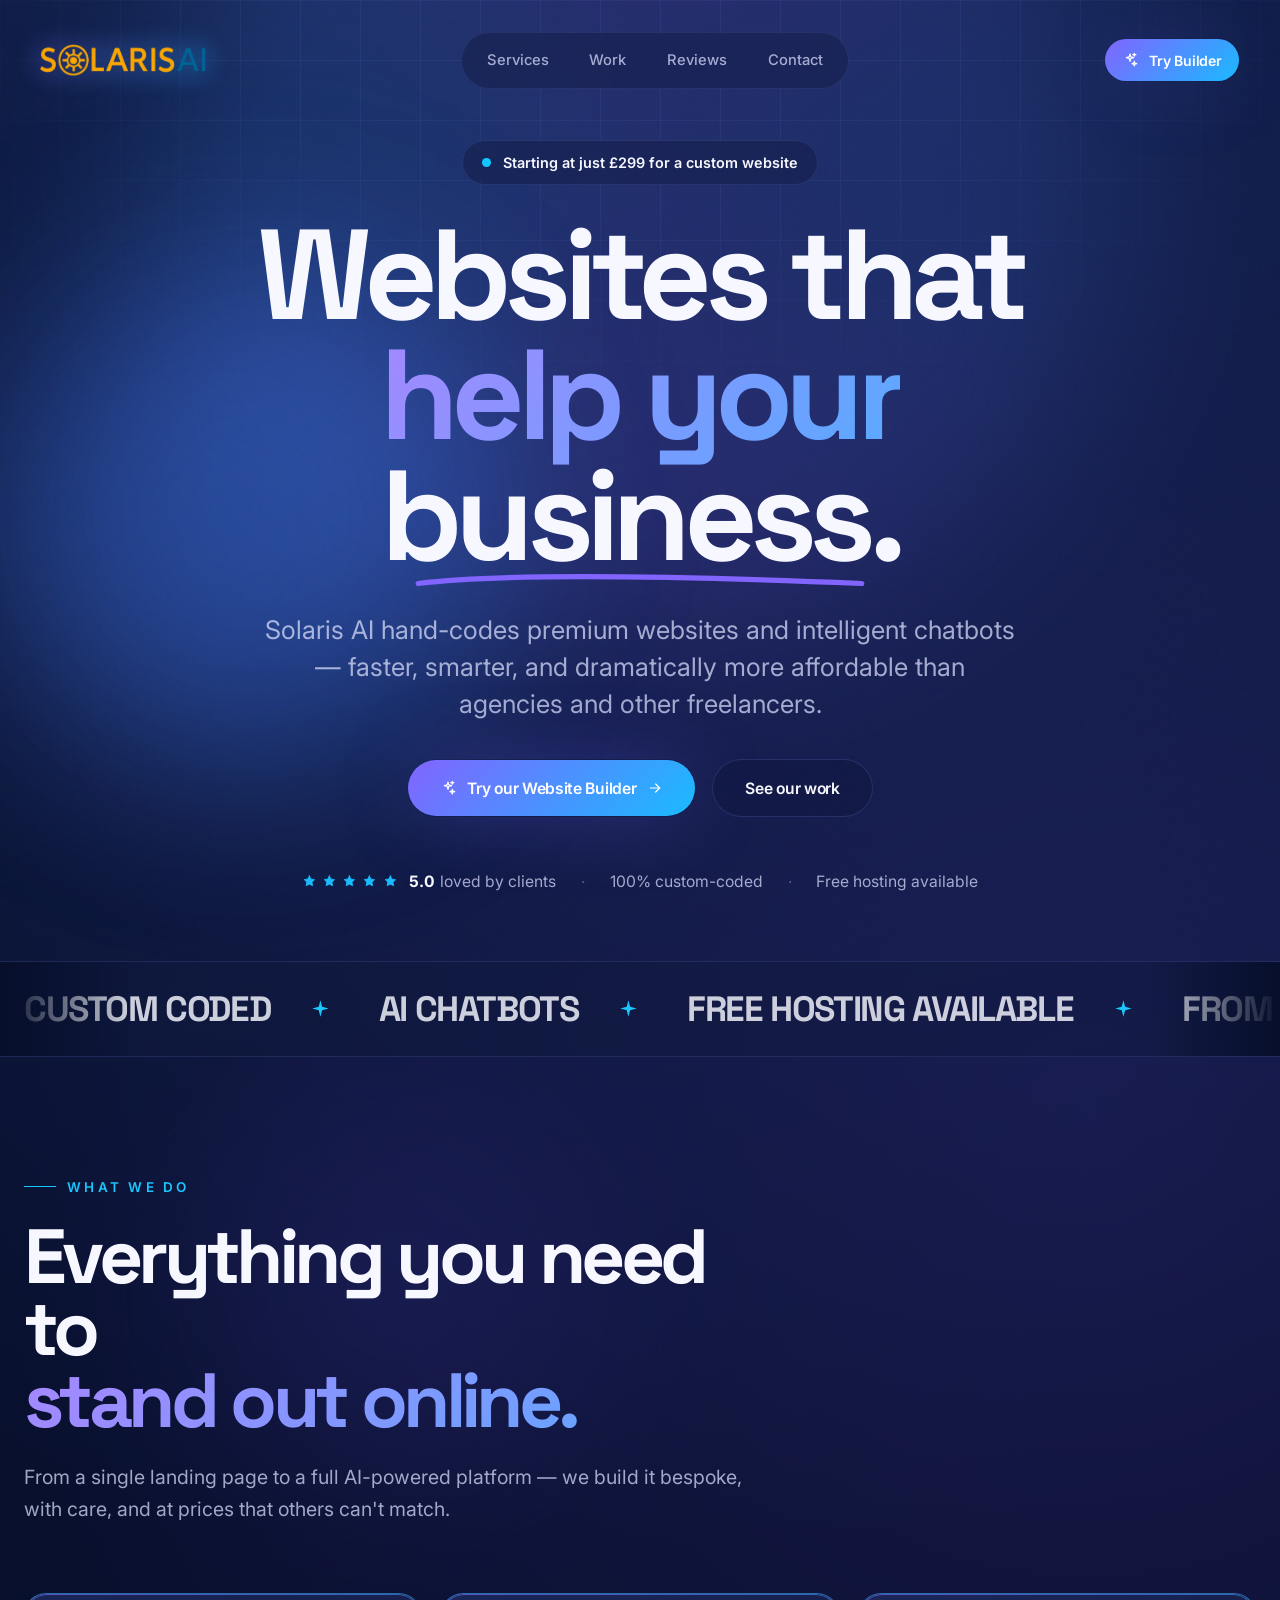
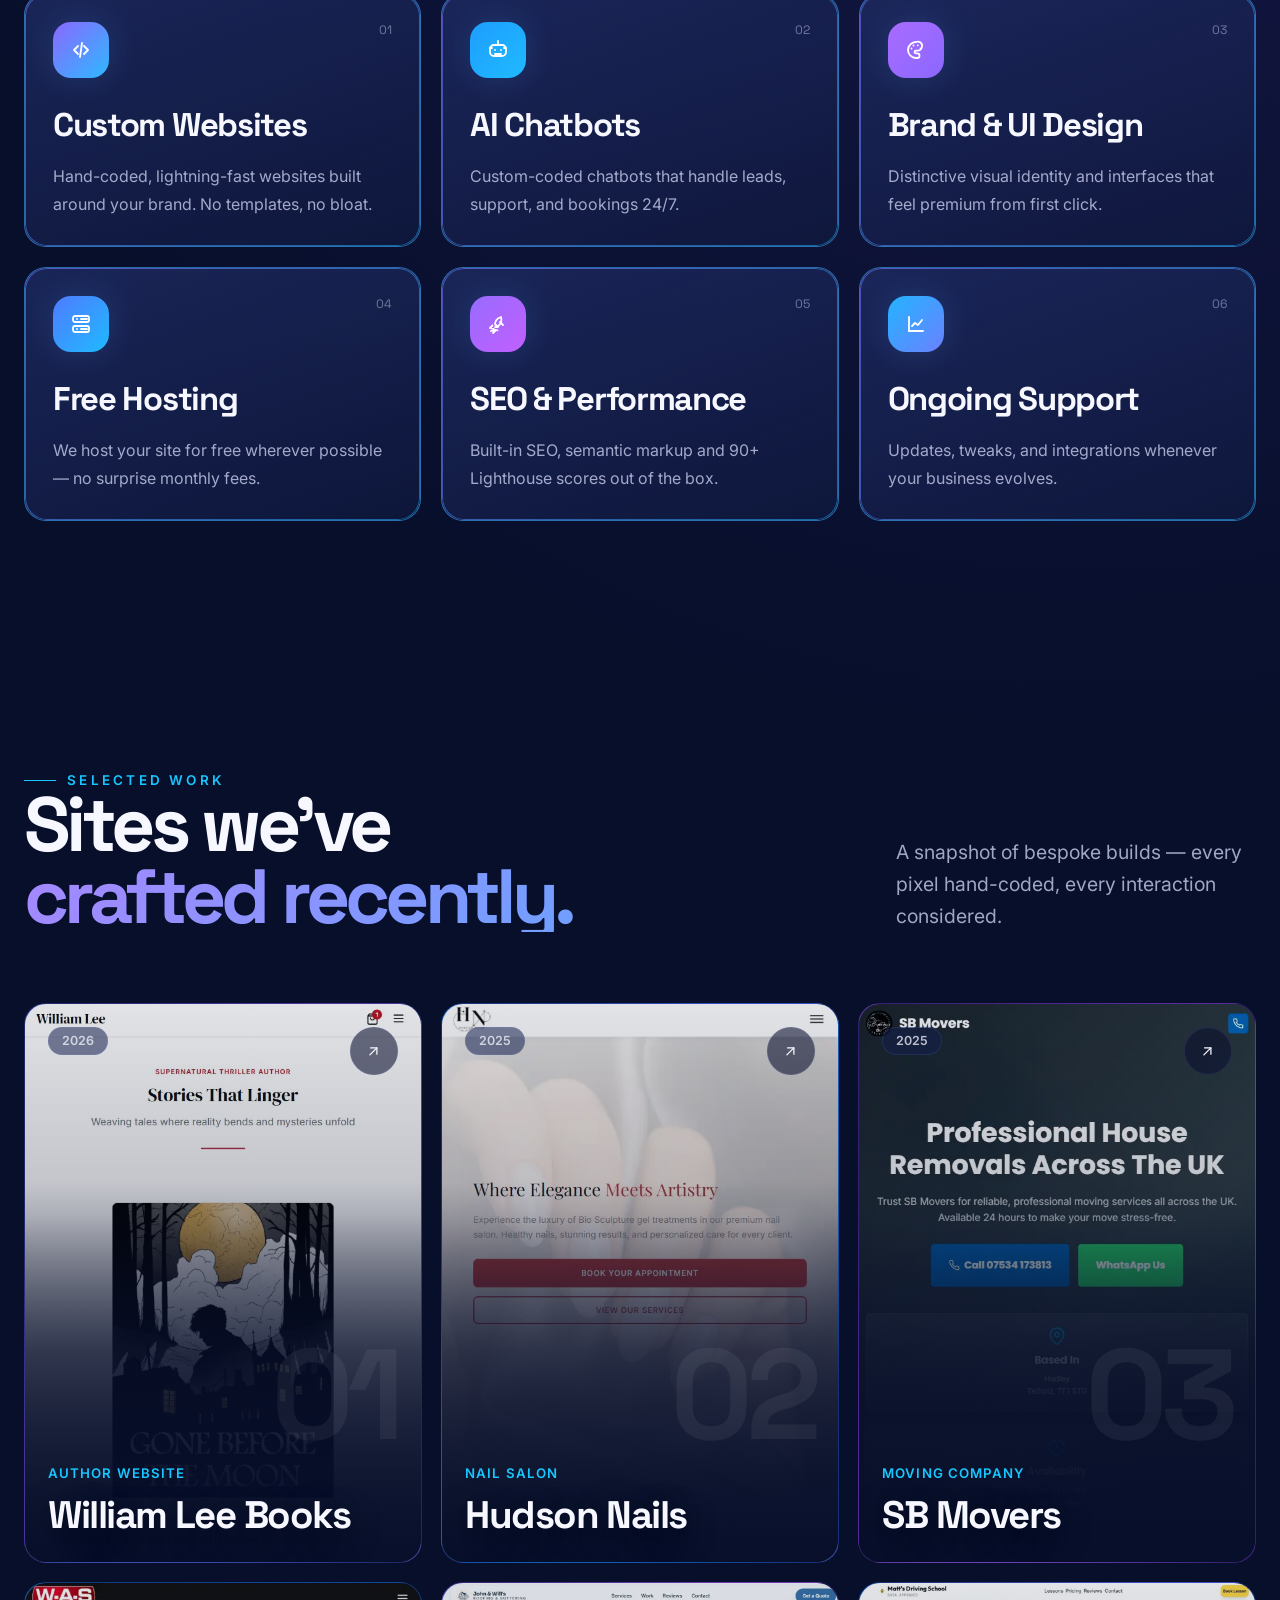
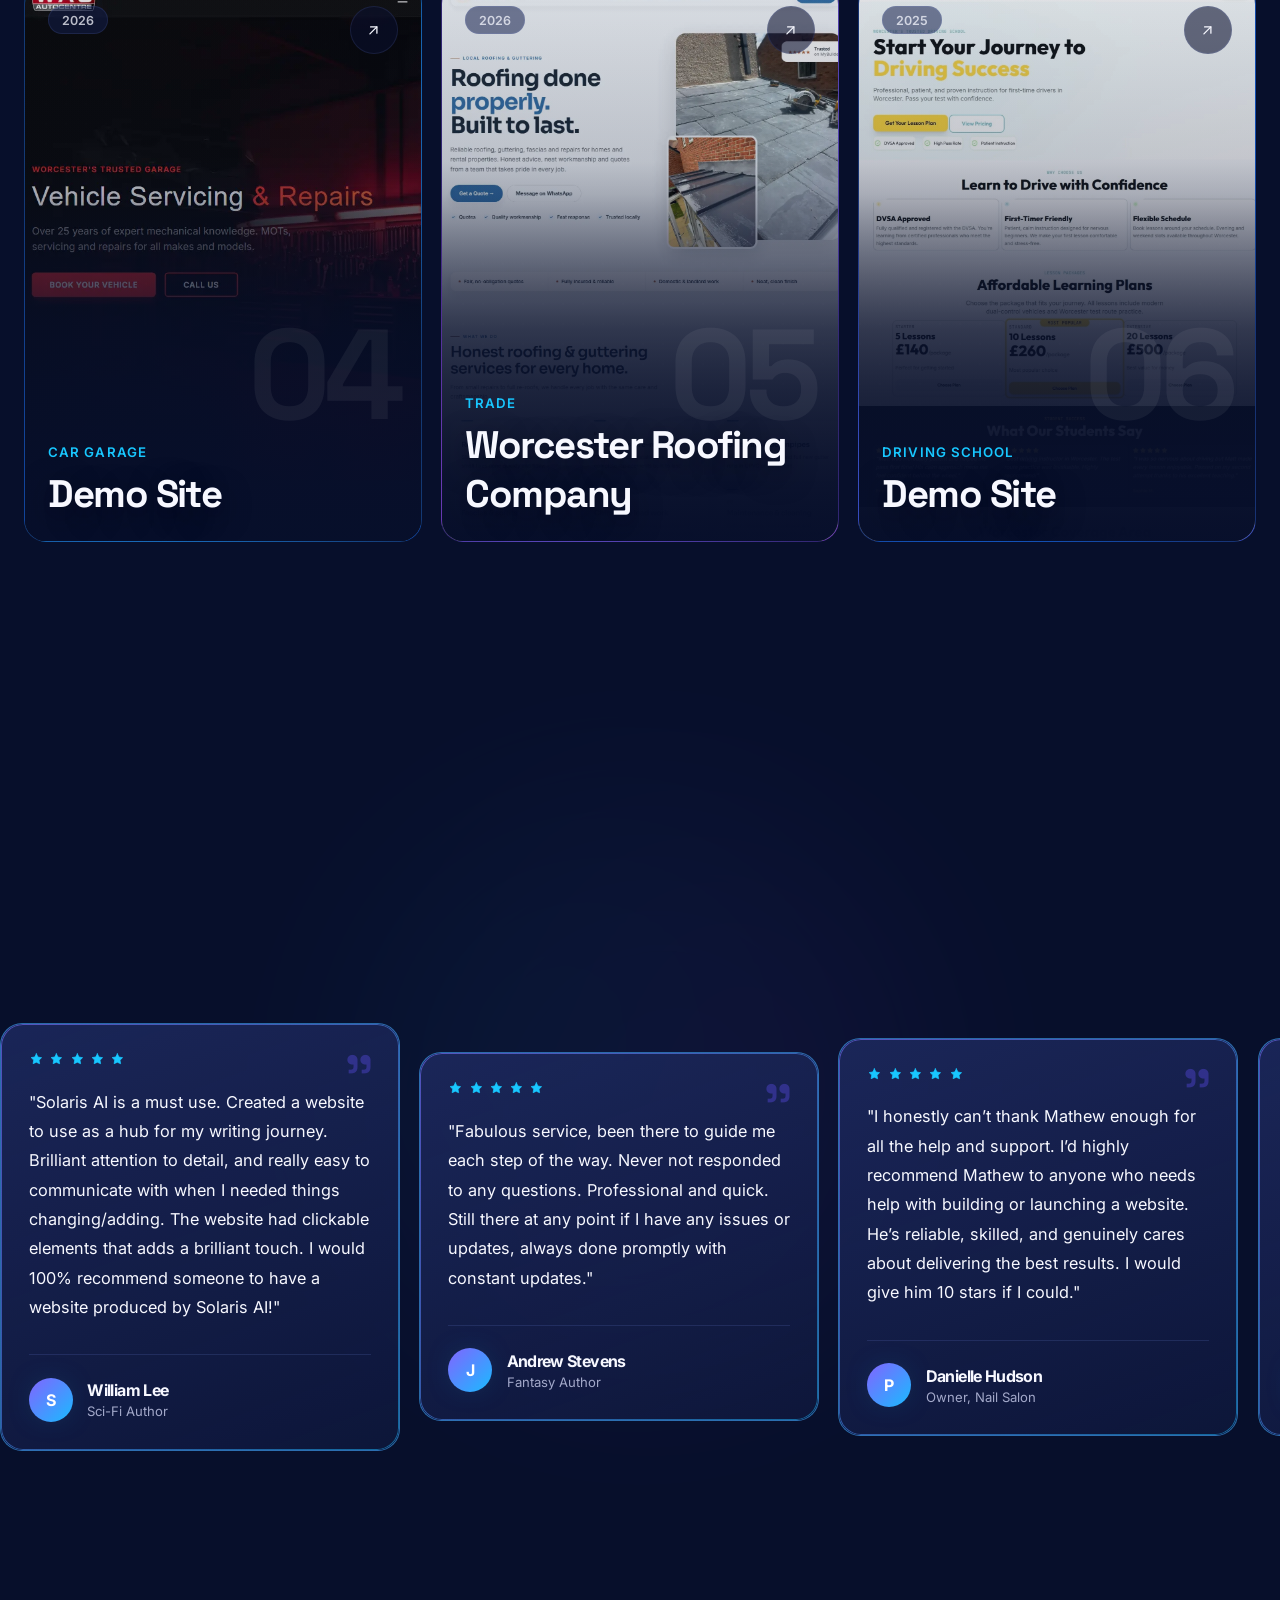
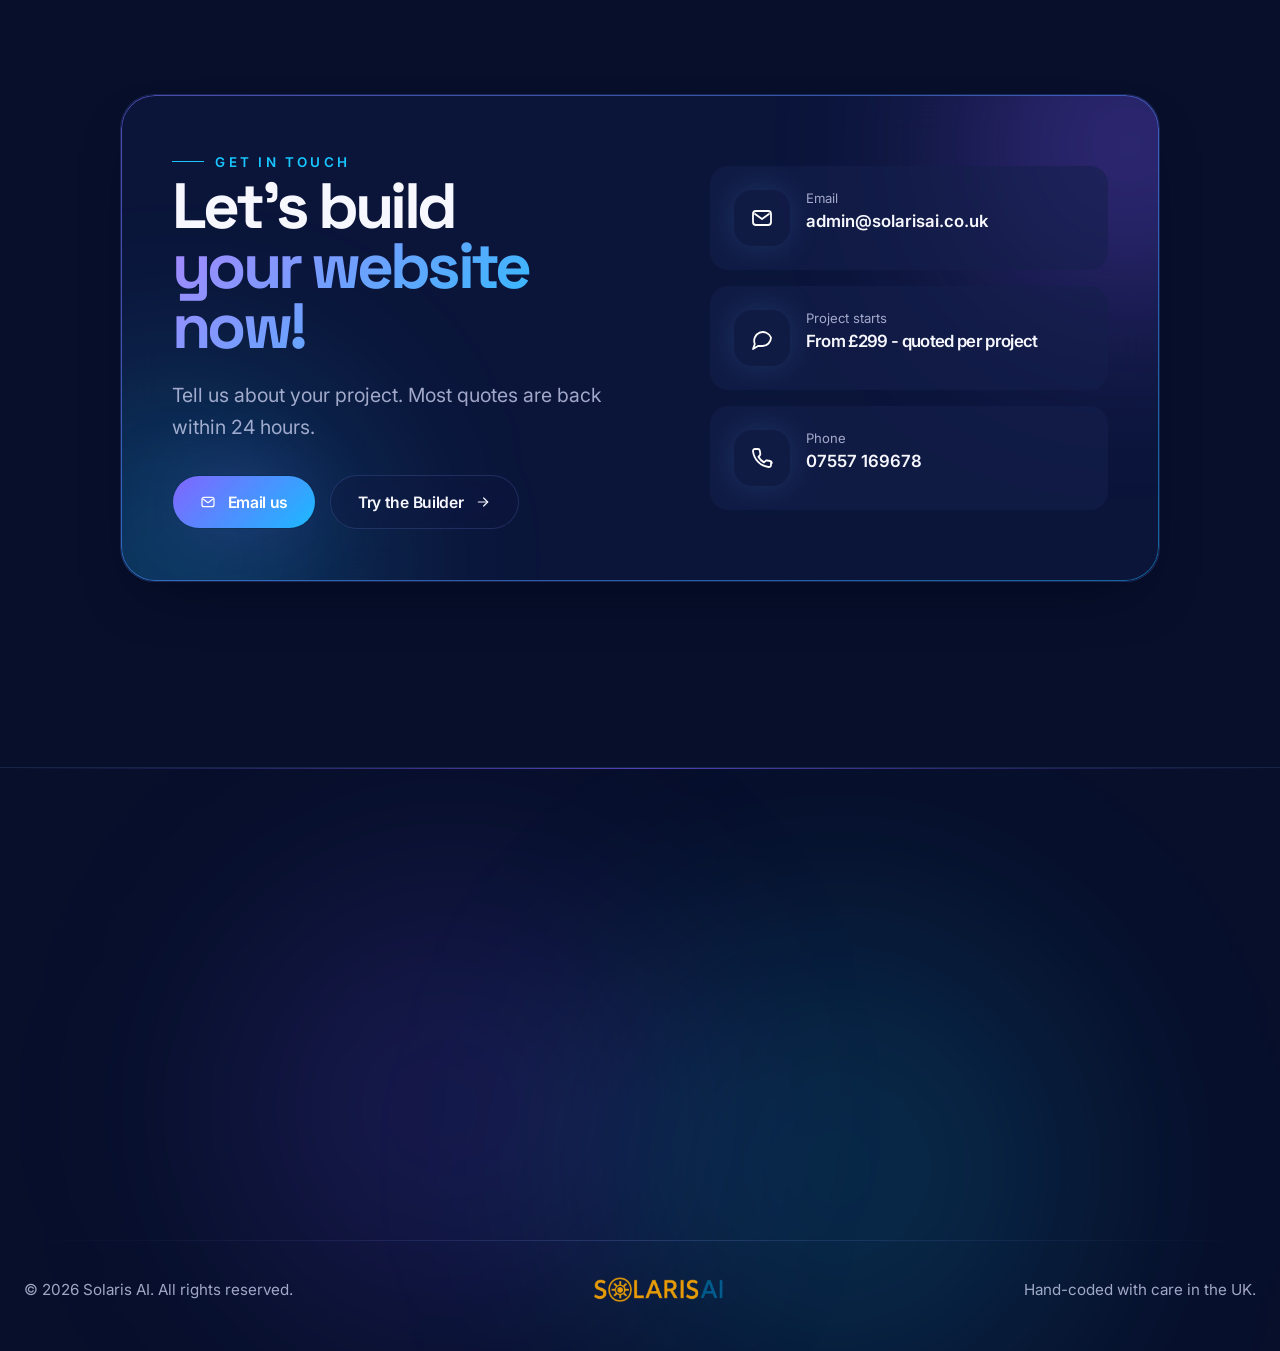
<file: static-site/index.html>
<!DOCTYPE html>
<html lang="en">
  <head>
    <meta charset="utf-8" />
    <meta name="viewport" content="width=device-width, initial-scale=1" />
    <title>Solaris AI | Custom Websites &amp; AI Chatbots from &pound;299</title>
    <meta
      name="description"
      content="Solaris AI builds custom-coded websites and AI chatbots for UK businesses. Bespoke design, free hosting where possible, and websites from just &pound;299."
    />
    <meta name="author" content="Solaris AI" />
    <meta name="robots" content="index, follow, max-image-preview:large" />
    <meta name="theme-color" content="#0b1438" />
    <link rel="canonical" href="https://solarisai.co.uk/" />
    <meta property="og:title" content="Solaris AI | Custom Websites &amp; AI Chatbots from &pound;299" />
    <meta
      property="og:description"
      content="Bespoke, custom-coded websites and intelligent chatbots for UK businesses. Premium builds from just &pound;299."
    />
    <meta property="og:type" content="website" />
    <meta property="og:url" content="https://solarisai.co.uk/" />
    <meta property="og:site_name" content="Solaris AI" />
    <meta property="og:image" content="https://solarisai.co.uk/assets/solaris-logo.webp" />
    <meta property="og:image:alt" content="Solaris AI logo" />
    <meta name="twitter:title" content="Solaris AI | Custom Websites &amp; AI Chatbots from &pound;299" />
    <meta
      name="twitter:description"
      content="Custom-coded websites and AI chatbots for UK businesses, with bespoke design and websites from just &pound;299."
    />
    <meta name="twitter:card" content="summary_large_image" />
    <meta name="twitter:image" content="https://solarisai.co.uk/assets/solaris-logo.webp" />
    <link rel="icon" href="assets/SolarisAISmallLogo.ico" type="image/x-icon" />
    <link rel="preconnect" href="https://fonts.googleapis.com" />
    <link rel="preconnect" href="https://fonts.gstatic.com" crossorigin />
    <link
      rel="stylesheet"
      href="https://fonts.googleapis.com/css2?family=Inter:wght@400;500;600;700&family=Space+Grotesk:wght@500;600;700&display=swap"
    />
    <script type="application/ld+json">
      {
        "@context": "https://schema.org",
        "@graph": [
          {
            "@type": "ProfessionalService",
            "@id": "https://solarisai.co.uk/#business",
            "name": "Solaris AI",
            "url": "https://solarisai.co.uk/",
            "image": "https://solarisai.co.uk/assets/solaris-logo.webp",
            "telephone": "+44 7557 169678",
            "email": "admin@solarisai.co.uk",
            "priceRange": "£299+",
            "description": "Solaris AI builds bespoke websites and AI chatbots for UK businesses.",
            "areaServed": [
              "Worcester",
              "West Midlands",
              "United Kingdom"
            ],
            "address": {
              "@type": "PostalAddress",
              "addressLocality": "Worcester",
              "addressRegion": "West Midlands",
              "addressCountry": "GB"
            },
            "sameAs": [
              "https://www.facebook.com/profile.php?id=61580148629984",
              "https://www.instagram.com/solarisai.co.uk/",
              "https://www.tiktok.com/@getsolarisai?lang=en"
            ]
          },
          {
            "@type": "WebSite",
            "@id": "https://solarisai.co.uk/#website",
            "url": "https://solarisai.co.uk/",
            "name": "Solaris AI",
            "publisher": {
              "@id": "https://solarisai.co.uk/#business"
            }
          }
        ]
      }
    </script>
    <link rel="stylesheet" href="styles.css" />
    <script src="script.js" defer></script>
  </head>
  <body>
    <div class="menu-backdrop" hidden></div>
    <svg class="icon-sprite" aria-hidden="true" focusable="false">
      <symbol id="icon-sparkles" viewBox="0 0 24 24">
        <path d="M12 3l1.2 4.3L17.5 8.5l-4.3 1.2L12 14l-1.2-4.3L6.5 8.5l4.3-1.2L12 3Z" />
        <path d="M18.5 2l.5 1.8L20.8 4l-1.8.5-.5 1.8-.5-1.8L16.2 4l1.8-.2.5-1.8Z" />
        <path d="M18.5 14l.8 2.7 2.7.8-2.7.8-.8 2.7-.8-2.7-2.7-.8 2.7-.8.8-2.7Z" />
      </symbol>
      <symbol id="icon-menu" viewBox="0 0 24 24">
        <path d="M4 7h16" />
        <path d="M4 12h16" />
        <path d="M4 17h16" />
      </symbol>
      <symbol id="icon-close" viewBox="0 0 24 24">
        <path d="M6 6l12 12" />
        <path d="M18 6 6 18" />
      </symbol>
      <symbol id="icon-arrow-right" viewBox="0 0 24 24">
        <path d="M5 12h14" />
        <path d="m13 6 6 6-6 6" />
      </symbol>
      <symbol id="icon-arrow-up-right" viewBox="0 0 24 24">
        <path d="M7 17 17 7" />
        <path d="M8 7h9v9" />
      </symbol>
      <symbol id="icon-star" viewBox="0 0 24 24">
        <path d="m12 3 2.6 5.3 5.9.9-4.2 4.1 1 5.8L12 16.7 6.7 19l1-5.8-4.2-4.1 5.9-.9L12 3Z" />
      </symbol>
      <symbol id="icon-code" viewBox="0 0 24 24">
        <path d="m9 8-4 4 4 4" />
        <path d="m15 8 4 4-4 4" />
        <path d="m13 5-2 14" />
      </symbol>
      <symbol id="icon-bot" viewBox="0 0 24 24">
        <path d="M12 3v3" />
        <rect x="4" y="7" width="16" height="11" rx="4" />
        <path d="M9 12h.01" />
        <path d="M15 12h.01" />
        <path d="M9 16h6" />
        <path d="M6 10H4" />
        <path d="M20 10h-2" />
      </symbol>
      <symbol id="icon-palette" viewBox="0 0 24 24">
        <path
          d="M12 4a8 8 0 1 0 0 16h1.2a2.3 2.3 0 0 0 0-4.6H12a1.4 1.4 0 1 1 0-2.8h1.6A4.4 4.4 0 0 0 18 8.2 4.2 4.2 0 0 0 12 4Z"
        />
        <path d="M7.5 10.5h.01" />
        <path d="M9.5 7.5h.01" />
        <path d="M13.8 7.3h.01" />
        <path d="M16.5 10.5h.01" />
      </symbol>
      <symbol id="icon-server" viewBox="0 0 24 24">
        <rect x="4" y="4" width="16" height="6" rx="2" />
        <rect x="4" y="14" width="16" height="6" rx="2" />
        <path d="M8 7h.01" />
        <path d="M8 17h.01" />
        <path d="M12 7h6" />
        <path d="M12 17h6" />
      </symbol>
      <symbol id="icon-rocket" viewBox="0 0 24 24">
        <path d="M5 19c2-1 4.5-1.5 6.5-.6" />
        <path d="M12 15 9 12c.2-3.3 2.4-5.8 6-7 1.2 3.6.7 5.8-2.6 9l-3.4 1Z" />
        <path d="m14 10 3 3" />
        <path d="M6.5 13.5 4 16l4 1-1 4 2.5-2.5" />
      </symbol>
      <symbol id="icon-chart" viewBox="0 0 24 24">
        <path d="M5 19V5" />
        <path d="M5 19h14" />
        <path d="m8 14 3-3 3 2 4-5" />
      </symbol>
      <symbol id="icon-mail" viewBox="0 0 24 24">
        <rect x="3" y="5" width="18" height="14" rx="3" />
        <path d="m5 8 7 5 7-5" />
      </symbol>
      <symbol id="icon-message" viewBox="0 0 24 24">
        <path d="M21 11.5A8.5 8.5 0 0 1 12.5 20H8l-5 3 1.8-5A8.5 8.5 0 1 1 21 11.5Z" />
      </symbol>
      <symbol id="icon-map-pin" viewBox="0 0 24 24">
        <path d="M12 21s-6-5.4-6-11a6 6 0 1 1 12 0c0 5.6-6 11-6 11Z" />
        <circle cx="12" cy="10" r="2.2" />
      </symbol>
      <symbol id="icon-phone" viewBox="0 0 24 24">
        <path
          d="M21 16.2v2.8a2 2 0 0 1-2.2 2A17.8 17.8 0 0 1 3 5.2 2 2 0 0 1 5 3h2.8a2 2 0 0 1 2 1.7l.5 3a2 2 0 0 1-.6 1.8l-1.3 1.3a14 14 0 0 0 5.6 5.6l1.3-1.3a2 2 0 0 1 1.8-.6l3 .5a2 2 0 0 1 1.7 2Z"
        />
      </symbol>
      <symbol id="icon-facebook" viewBox="0 0 24 24">
        <path d="M14 8h3V4h-3a5 5 0 0 0-5 5v3H6v4h3v4h4v-4h3l1-4h-4V9a1 1 0 0 1 1-1Z" />
      </symbol>
      <symbol id="icon-instagram" viewBox="0 0 24 24">
        <rect x="4" y="4" width="16" height="16" rx="5" />
        <circle cx="12" cy="12" r="3.5" />
        <path d="M17 7.5h.01" />
      </symbol>
      <symbol id="icon-tiktok" viewBox="0 0 24 24">
        <path
          d="M14 4v9.2a3.2 3.2 0 1 1-3-3.2V7.3a6.6 6.6 0 1 0 6 6.6V9.7c1 .8 2.2 1.3 3.5 1.4V8.2c-1.5-.2-2.8-1.4-3.4-3.2H14Z"
        />
      </symbol>
      <symbol id="icon-whatsapp" viewBox="0 0 24 24">
        <path d="M12 20a8 8 0 1 0-4.9-1.7L4 20l1.9-3.1A8 8 0 0 0 12 20Z" />
        <path d="M9.6 8.9c.2-.4.5-.4.7-.4h.5c.2 0 .3.1.4.3l.6 1.5c.1.2 0 .3-.1.5l-.4.5c-.1.1-.1.2-.1.4.4.8 1 1.5 1.7 2 .1.1.3.1.4 0l.5-.3c.2-.1.3-.1.5 0l1.5.7c.2.1.3.2.3.4v.5c0 .2 0 .6-.5.8-.7.3-1.5.3-2.1 0-1.9-.8-3.7-2.6-4.5-4.4-.4-.8-.4-1.7 0-2.5Z" />
      </symbol>
      <symbol id="icon-sparkle-mark" viewBox="0 0 24 24">
        <path d="M12 2.5 14 10l7.5 2-7.5 2-2 7.5-2-7.5L2.5 12 10 10l2-7.5Z" />
      </symbol>
    </svg>

    <header class="site-header" id="top">
      <div class="container">
        <div class="header-shell">
          <a class="brand" href="#top" aria-label="Solaris AI home">
            <span class="brand__glow"></span>
            <img src="assets/solaris-logo.webp" alt="Solaris AI logo" />
          </a>

          <nav class="nav-links" aria-label="Primary">
            <a href="#services">Services</a>
            <a href="#examples">Work</a>
            <a href="#reviews">Reviews</a>
            <a href="#contact">Contact</a>
          </nav>

          <a class="btn btn--primary btn--small desktop-cta" href="brief.html">
            <svg><use href="#icon-sparkles"></use></svg>
            <span>Try Builder</span>
          </a>

          <button
            class="mobile-toggle"
            type="button"
            aria-expanded="false"
            aria-controls="mobile-panel"
            aria-label="Toggle menu"
          >
            <span class="mobile-toggle__glyph" aria-hidden="true">&#9776;</span>
          </button>
        </div>

        <div class="mobile-panel" id="mobile-panel">
          <a href="#services">Services</a>
          <a href="#examples">Work</a>
          <a href="#reviews">Reviews</a>
          <a href="#contact">Contact</a>
          <a class="btn btn--primary btn--small" href="brief.html">
            <svg><use href="#icon-sparkles"></use></svg>
            <span>Try Builder</span>
          </a>
        </div>
      </div>
    </header>

    <main>
      <section class="hero">
        <div class="hero__bg hero__bg--grid"></div>
        <div class="hero__bg hero__bg--aurora"></div>
        <div class="hero__orb hero__orb--left"></div>
        <div class="hero__orb hero__orb--right"></div>
        <div class="hero__noise"></div>

        <div class="container hero__inner">
          <div class="hero__content">
            <div class="notice-pill is-visible" data-reveal style="--delay: 0.05s">
              <span class="notice-pill__dot"></span>
              <span>Starting at just £299 for a custom website</span>
            </div>

            <h1 class="hero__title is-visible" data-reveal style="--delay: 0.15s">
              Websites that<br />
              <span class="text-gradient-vivid">help your</span><br />
              <span class="hero__underline">business.</span>
            </h1>

            <p class="hero__lede is-visible" data-reveal style="--delay: 0.25s">
              Solaris AI hand-codes premium websites and intelligent chatbots
              &mdash; faster, smarter, and dramatically more affordable than
              agencies and other freelancers.
            </p>

            <div class="hero__actions is-visible" data-reveal style="--delay: 0.35s">
              <a class="btn btn--primary btn--large" href="brief.html">
                <svg><use href="#icon-sparkles"></use></svg>
                <span>Try our Website Builder</span>
                <svg><use href="#icon-arrow-right"></use></svg>
              </a>
              <a class="btn btn--ghost btn--large" href="#examples">See our work</a>
            </div>

            <div class="trust-row is-visible" data-reveal style="--delay: 0.45s">
              <div class="trust-row__stars">
                <svg><use href="#icon-star"></use></svg>
                <svg><use href="#icon-star"></use></svg>
                <svg><use href="#icon-star"></use></svg>
                <svg><use href="#icon-star"></use></svg>
                <svg><use href="#icon-star"></use></svg>
                <strong>5.0</strong>
                <span>loved by clients</span>
              </div>
              <span class="trust-row__separator">&middot;</span>
              <span>100% custom-coded</span>
              <span class="trust-row__separator">&middot;</span>
              <span>Free hosting available</span>
            </div>
          </div>
        </div>
      </section>

      <section class="marquee-band">
        <div class="marquee-band__fade marquee-band__fade--left"></div>
        <div class="marquee-band__fade marquee-band__fade--right"></div>
        <div class="marquee marquee--features" data-marquee data-duration="36s">
          <div class="marquee__group">
            <div class="marquee__item"><span>CUSTOM CODED</span><svg><use href="#icon-sparkle-mark"></use></svg></div>
            <div class="marquee__item"><span>AI CHATBOTS</span><svg><use href="#icon-sparkle-mark"></use></svg></div>
            <div class="marquee__item"><span>FREE HOSTING AVAILABLE</span><svg><use href="#icon-sparkle-mark"></use></svg></div>
            <div class="marquee__item"><span>FROM £299</span><svg><use href="#icon-sparkle-mark"></use></svg></div>
            <div class="marquee__item"><span>BESPOKE DESIGN</span><svg><use href="#icon-sparkle-mark"></use></svg></div>
            <div class="marquee__item"><span>LIGHTNING FAST</span><svg><use href="#icon-sparkle-mark"></use></svg></div>
            <div class="marquee__item"><span>SEO READY</span><svg><use href="#icon-sparkle-mark"></use></svg></div>
            <div class="marquee__item"><span>MADE IN THE UK</span><svg><use href="#icon-sparkle-mark"></use></svg></div>
          </div>
        </div>
      </section>

      <section class="section services-section" id="services">
        <div class="section__glow section__glow--services"></div>
        <div class="container">
          <div class="section-heading section-heading--left" data-reveal>
            <div class="eyebrow"><span></span>What we do</div>
            <h2>
              Everything you need to
              <span class="text-gradient-vivid">stand out online.</span>
            </h2>
            <p>
              From a single landing page to a full AI-powered platform
              &mdash; we build it bespoke, with care, and at prices that others can't match.
            </p>
          </div>

          <div class="services-grid">
            <article class="service-card" data-reveal data-accent="violet">
              <div class="service-card__orb"></div>
              <div class="service-card__top">
                <span class="service-card__icon">
                  <svg><use href="#icon-code"></use></svg>
                </span>
                <span class="service-card__count">01</span>
              </div>
              <h3>Custom Websites</h3>
              <p>
                Hand-coded, lightning-fast websites built around your brand. No
                templates, no bloat.
              </p>
            </article>

            <article class="service-card" data-reveal data-accent="cyan">
              <div class="service-card__orb"></div>
              <div class="service-card__top">
                <span class="service-card__icon">
                  <svg><use href="#icon-bot"></use></svg>
                </span>
                <span class="service-card__count">02</span>
              </div>
              <h3>AI Chatbots</h3>
              <p>
                Custom-coded chatbots that handle leads, support, and bookings
                24/7.
              </p>
            </article>

            <article class="service-card" data-reveal data-accent="magenta">
              <div class="service-card__orb"></div>
              <div class="service-card__top">
                <span class="service-card__icon">
                  <svg><use href="#icon-palette"></use></svg>
                </span>
                <span class="service-card__count">03</span>
              </div>
              <h3>Brand &amp; UI Design</h3>
              <p>
                Distinctive visual identity and interfaces that feel premium from
                first click.
              </p>
            </article>

            <article class="service-card" data-reveal data-accent="blue">
              <div class="service-card__orb"></div>
              <div class="service-card__top">
                <span class="service-card__icon">
                  <svg><use href="#icon-server"></use></svg>
                </span>
                <span class="service-card__count">04</span>
              </div>
              <h3>Free Hosting</h3>
              <p>
                We host your site for free wherever possible &mdash; no surprise
                monthly fees.
              </p>
            </article>

            <article class="service-card" data-reveal data-accent="orchid">
              <div class="service-card__orb"></div>
              <div class="service-card__top">
                <span class="service-card__icon">
                  <svg><use href="#icon-rocket"></use></svg>
                </span>
                <span class="service-card__count">05</span>
              </div>
              <h3>SEO &amp; Performance</h3>
              <p>
                Built-in SEO, semantic markup and 90+ Lighthouse scores out of the
                box.
              </p>
            </article>

            <article class="service-card" data-reveal data-accent="sky">
              <div class="service-card__orb"></div>
              <div class="service-card__top">
                <span class="service-card__icon">
                  <svg><use href="#icon-chart"></use></svg>
                </span>
                <span class="service-card__count">06</span>
              </div>
              <h3>Ongoing Support</h3>
              <p>
                Updates, tweaks, and integrations whenever your business evolves.
              </p>
            </article>
          </div>
        </div>
      </section>

      <section class="section examples-section" id="examples">
        <div class="container">
          <div class="section-heading section-heading--split">
            <div data-reveal>
              <div class="eyebrow"><span></span>Selected work</div>
              <h2>
                Sites we&apos;ve
                <span class="text-gradient-vivid">crafted recently.</span>
              </h2>
            </div>
            <p data-reveal>
              A snapshot of bespoke builds &mdash; every pixel hand-coded, every
              interaction considered.
            </p>
          </div>

          <div class="projects-grid">
            <a
              class="project-card project-card--has-preview"
              data-reveal
              href="https://williamleebooks.co.uk/"
              target="_blank"
              rel="noopener noreferrer"
              style="--project-bg: radial-gradient(circle at 30% 20%, rgba(96, 112, 255, 0.8), transparent 55%), radial-gradient(circle at 80% 90%, rgba(108, 55, 196, 0.72), transparent 55%), rgba(18, 28, 79, 0.92); --project-image: url('assets/williamleebooks.webp'); --project-position: center top;"
            >
              <div class="project-card__preview"></div>
              <div class="project-card__mesh"></div>
              <div class="project-card__shade"></div>
              <div class="project-card__top">
                <span class="project-card__year">2026</span>
                <span class="project-card__arrow">
                  <svg><use href="#icon-arrow-up-right"></use></svg>
                </span>
              </div>
              <div class="project-card__number">01</div>
              <div class="project-card__info">
                <span>Author Website</span>
                <h3>William Lee Books</h3>
              </div>
            </a>

            <a
              class="project-card project-card--has-preview"
            href="https://hudsonnail.com/"
              target="_blank"
              rel="noopener noreferrer"
              style="--project-bg: radial-gradient(circle at 30% 20%, rgba(0, 144, 255, 0.8), transparent 55%), radial-gradient(circle at 80% 90%, rgba(71, 101, 255, 0.7), transparent 55%), rgba(10, 39, 95, 0.92); --project-image: url('assets/hudsonnail.webp'); --project-position: center top;"
            >
              <div class="project-card__preview"></div>
              <div class="project-card__mesh"></div>
              <div class="project-card__shade"></div>
              <div class="project-card__top">
                <span class="project-card__year">2025</span>
                <span class="project-card__arrow">
                  <svg><use href="#icon-arrow-up-right"></use></svg>
                </span>
              </div>
              <div class="project-card__number">02</div>
              <div class="project-card__info">
                <span>Nail Salon</span>
                <h3>Hudson Nails</h3>
              </div>
            </a>

            <a
              class="project-card project-card--has-preview"
            href="https://sbmovers.co.uk/"
              target="_blank"
              rel="noopener noreferrer"
              style="--project-bg: radial-gradient(circle at 30% 20%, rgba(176, 94, 255, 0.82), transparent 55%), radial-gradient(circle at 80% 90%, rgba(119, 38, 173, 0.72), transparent 55%), rgba(45, 18, 84, 0.92); --project-image: url('assets/sbmovers.webp'); --project-position: center top;"
            >
              <div class="project-card__preview"></div>
              <div class="project-card__mesh"></div>
              <div class="project-card__shade"></div>
              <div class="project-card__top">
                <span class="project-card__year">2025</span>
                <span class="project-card__arrow">
                  <svg><use href="#icon-arrow-up-right"></use></svg>
                </span>
              </div>
              <div class="project-card__number">03</div>
              <div class="project-card__info">
                <span>Moving Company</span>
                <h3>SB Movers</h3>
              </div>
            </a>

            <a
              class="project-card project-card--has-preview"
            href="https://wasautocenterdemo.onrender.com/"
              target="_blank"
              rel="noopener noreferrer"
              style="--project-bg: radial-gradient(circle at 30% 20%, rgba(15, 163, 255, 0.8), transparent 55%), radial-gradient(circle at 80% 90%, rgba(0, 74, 180, 0.68), transparent 55%), rgba(6, 48, 91, 0.92); --project-image: url('assets/cargarage.webp'); --project-position: center top;"
            >
              <div class="project-card__preview"></div>
              <div class="project-card__mesh"></div>
              <div class="project-card__shade"></div>
              <div class="project-card__top">
                <span class="project-card__year">2026</span>
                <span class="project-card__arrow">
                  <svg><use href="#icon-arrow-up-right"></use></svg>
                </span>
              </div>
              <div class="project-card__number">04</div>
              <div class="project-card__info">
                <span>Car Garage</span>
                <h3>Demo Site</h3>
              </div>
            </a>

            <a
              class="project-card project-card--has-preview"
            href="https://johnandwillsroofing.co.uk/"
              target="_blank"
              rel="noopener noreferrer"
              style="--project-bg: radial-gradient(circle at 30% 20%, rgba(132, 97, 255, 0.8), transparent 55%), radial-gradient(circle at 80% 90%, rgba(159, 65, 227, 0.72), transparent 55%), rgba(43, 24, 88, 0.92); --project-image: url('assets/johnandwillsroofing.webp'); --project-position: center top;"
            >
              <div class="project-card__preview"></div>
              <div class="project-card__mesh"></div>
              <div class="project-card__shade"></div>
              <div class="project-card__top">
                <span class="project-card__year">2026</span>
                <span class="project-card__arrow">
                  <svg><use href="#icon-arrow-up-right"></use></svg>
                </span>
              </div>
              <div class="project-card__number">05</div>
              <div class="project-card__info">
                <span>Trade</span>
                <h3>Worcester Roofing Company</h3>
              </div>
            </a>

            <a
              class="project-card project-card--has-preview"
            href="https://williamleebooks.co.uk/"
              target="_blank"
              rel="noopener noreferrer"
              style="--project-bg: radial-gradient(circle at 30% 20%, rgba(0, 113, 255, 0.82), transparent 55%), radial-gradient(circle at 80% 90%, rgba(80, 94, 255, 0.72), transparent 55%), rgba(9, 41, 91, 0.92); --project-image: url('assets/drivinginstructor.webp'); --project-position: center top;"
            >
              <div class="project-card__preview"></div>
              <div class="project-card__mesh"></div>
              <div class="project-card__shade"></div>
              <div class="project-card__top">
                <span class="project-card__year">2025</span>
                <span class="project-card__arrow">
                  <svg><use href="#icon-arrow-up-right"></use></svg>
                </span>
              </div>
              <div class="project-card__number">06</div>
              <div class="project-card__info">
                <span>Driving School</span>
                <h3>Demo Site</h3>
              </div>
            </a>
          </div>
        </div>
      </section>

      <section class="section reviews-section" id="reviews">
        <div class="section__glow section__glow--reviews"></div>
        <div class="container reviews-section__header">
          <div class="section-heading section-heading--center" data-reveal>
            <div class="eyebrow eyebrow--center"><span></span>Reviews<span></span></div>
            <h2>
              Loved by
              <span class="text-gradient-vivid">small businesses.</span>
            </h2>
          </div>
        </div>

        <div class="reviews-marquee">
          <div class="marquee marquee--reviews" data-marquee data-duration="44s" data-pause-on-hover="true">
            <div class="marquee__group reviews-group">
              <article class="review-card">
                <div class="review-card__stars">
                  <svg><use href="#icon-star"></use></svg>
                  <svg><use href="#icon-star"></use></svg>
                  <svg><use href="#icon-star"></use></svg>
                  <svg><use href="#icon-star"></use></svg>
                  <svg><use href="#icon-star"></use></svg>
                </div>
                <div class="review-card__quote">&rdquo;</div>
                <p>
                  &quot;Solaris AI is a must use. Created a website to use as a hub for my writing journey. Brilliant attention to detail, and really easy to communicate with when I needed things changing/adding. The website had clickable elements that adds a brilliant touch. I would 100% recommend someone to have a website produced by Solaris AI!&quot;
                </p>
                <div class="review-card__author">
                  <span class="review-card__avatar">S</span>
                  <span>
                    <strong>William Lee</strong>
                    <small>Sci-Fi Author</small>
                  </span>
                </div>
              </article>

              <article class="review-card">
                <div class="review-card__stars">
                  <svg><use href="#icon-star"></use></svg>
                  <svg><use href="#icon-star"></use></svg>
                  <svg><use href="#icon-star"></use></svg>
                  <svg><use href="#icon-star"></use></svg>
                  <svg><use href="#icon-star"></use></svg>
                </div>
                <div class="review-card__quote">&rdquo;</div>
                <p>
                  &quot;Fabulous service, been there to guide me each step of the way. Never not responded to any questions. Professional and quick. Still there at any point if I have any issues or updates, always done promptly with constant updates.&quot;
                </p>
                <div class="review-card__author">
                  <span class="review-card__avatar">J</span>
                  <span>
                    <strong>Andrew Stevens</strong>
                    <small>Fantasy Author</small>
                  </span>
                </div>
              </article>

              <article class="review-card">
                <div class="review-card__stars">
                  <svg><use href="#icon-star"></use></svg>
                  <svg><use href="#icon-star"></use></svg>
                  <svg><use href="#icon-star"></use></svg>
                  <svg><use href="#icon-star"></use></svg>
                  <svg><use href="#icon-star"></use></svg>
                </div>
                <div class="review-card__quote">&rdquo;</div>
                <p>
                  &quot;I honestly can’t thank Mathew enough for all the help and support. I’d highly recommend Mathew to anyone who needs help with building or launching a website. He’s reliable, skilled, and genuinely cares about delivering the best results. I would give him 10 stars if I could.&quot;
                </p>
                <div class="review-card__author">
                  <span class="review-card__avatar">P</span>
                  <span>
                    <strong>Danielle Hudson</strong>
                    <small>Owner, Nail Salon</small>
                  </span>
                </div>
              </article>

<article class="review-card">
                <div class="review-card__stars">
                  <svg><use href="#icon-star"></use></svg>
                  <svg><use href="#icon-star"></use></svg>
                  <svg><use href="#icon-star"></use></svg>
                  <svg><use href="#icon-star"></use></svg>
                  <svg><use href="#icon-star"></use></svg>
                </div>
                <div class="review-card__quote">&rdquo;</div>
                <p>
                  &quot;We can’t thank Matthew enough for all he’s help in getting our online website up and running. From the first time we spoke on the phone to the website finished he was fantastic he went above and beyond for us & we will definitely recommend him to our friends nothing is to much trouble for him&quot;
                </p>
                <div class="review-card__author">
                  <span class="review-card__avatar">P</span>
                  <span>
                    <strong>John Lee</strong>
                    <small>Co-Owner, Roofing Company</small>
                  </span>
                </div>
              </article>

<article class="review-card">
                <div class="review-card__stars">
                  <svg><use href="#icon-star"></use></svg>
                  <svg><use href="#icon-star"></use></svg>
                  <svg><use href="#icon-star"></use></svg>
                  <svg><use href="#icon-star"></use></svg>
                  <svg><use href="#icon-star"></use></svg>
                </div>
                <div class="review-card__quote">&rdquo;</div>
                <p>
                  &quot;Very impressed with the website design — quick, helpful and informative throughout the process. The final result is clear, professional and easy to navigate. Highly recommend&quot;
                </p>
                <div class="review-card__author">
                  <span class="review-card__avatar">P</span>
                  <span>
                    <strong>Shane Batchelor</strong>
                    <small>Owner, Moving Company</small>
                  </span>
                </div>
              </article>

            </div>
          </div>
        </div>
      </section>

      <section class="section contact-section" id="contact">
        <div class="container">
          <div class="contact-card" data-reveal>
            <div class="contact-card__glow contact-card__glow--right"></div>
            <div class="contact-card__glow contact-card__glow--left"></div>
            <div class="contact-card__grid">
              <div class="contact-card__content">
                <div class="eyebrow"><span></span>Get in touch</div>
                <h2>
                  Let&apos;s build
                  <span class="text-gradient">your website now!</span>
                </h2>
                <p>
                  Tell us about your project. Most quotes are back within 24
                  hours.
                </p>
                <div class="contact-card__actions">
                  <a
                    class="btn btn--primary"
                    href="mailto:admin@solarisai.co.uk?subject=New%20project%20enquiry"
                  >
                    <svg><use href="#icon-mail"></use></svg>
                    <span>Email us</span>
                  </a>
                  <a class="btn btn--ghost" href="brief.html">
                    <span>Try the Builder</span>
                    <svg><use href="#icon-arrow-right"></use></svg>
                  </a>
                </div>
              </div>

              <div class="contact-card__meta">
                <div class="contact-meta-box">
                  <span class="contact-meta-box__icon">
                    <svg><use href="#icon-mail"></use></svg>
                  </span>
                  <span>
                    <small>Email</small>
                    <a href="mailto:admin@solarisai.co.uk">admin@solarisai.co.uk</a>
                  </span>
                </div>
                <div class="contact-meta-box">
                  <span class="contact-meta-box__icon">
                    <svg><use href="#icon-message"></use></svg>
                  </span>
                  <span>
                    <small>Project starts</small>
                    <strong>From &pound;299 - quoted per project</strong>
                  </span>
                </div>
                <div class="contact-meta-box">
                  <span class="contact-meta-box__icon">
                    <svg><use href="#icon-phone"></use></svg>
                  </span>
                  <span>
                    <small>Phone</small>
                    <a href="tel:07557169678">07557 169678</a>
                  </span>
                </div>
              </div>
            </div>
          </div>
        </div>
      </section>
    </main>

    <footer class="site-footer">
      <div class="site-footer__line"></div>
      <div class="site-footer__glow site-footer__glow--left"></div>
      <div class="site-footer__glow site-footer__glow--right"></div>

      <div class="container">
        <div class="footer-grid">
          <div class="footer-brand" data-reveal>
            <h3>Solaris AI</h3>
            <p>
              Custom coding websites for all businesses while utilising modern
              software to offer better prices.
            </p>
          </div>

          <div class="footer-links" data-reveal>
            <h4>Quick Links</h4>
            <a href="#services">Services &amp; Pricing</a>
            <a href="#examples">Examples</a>
            <a href="#reviews">Testimonials</a>
            <a href="#contact">Contact Me</a>
          </div>

          <div class="footer-contact" data-reveal>
            <h4>Connect With Me</h4>
            <div class="footer-contact__details">
              <span><svg><use href="#icon-map-pin"></use></svg>Worcester, West Midlands, England</span>
              <a href="tel:07557169678"><svg><use href="#icon-phone"></use></svg>07557 169678</a>
              <a href="mailto:admin@solarisai.co.uk"><svg><use href="#icon-mail"></use></svg>admin@solarisai.co.uk</a>
            </div>
            <div class="social-grid">
              <a
                class="social-btn social-btn--facebook"
                href="https://www.facebook.com/profile.php?id=61580148629984"
                aria-label="Facebook"
                target="_blank"
                rel="noopener noreferrer"
              >
                <svg><use href="#icon-facebook"></use></svg>
                <span>Follow me on<br />Facebook</span>
              </a>
              <a
                class="social-btn social-btn--instagram"
                href="https://www.instagram.com/solarisai.co.uk/"
                aria-label="Instagram"
                target="_blank"
                rel="noopener noreferrer"
              >
                <svg><use href="#icon-instagram"></use></svg>
                <span>Follow me on<br />Instagram</span>
              </a>
              <a
                class="social-btn social-btn--tiktok"
                href="https://www.tiktok.com/@getsolarisai?lang=en"
                aria-label="TikTok"
                target="_blank"
                rel="noopener noreferrer"
              >
                <svg><use href="#icon-tiktok"></use></svg>
                <span>Follow me on<br />TikTok</span>
              </a>
              <a
                class="social-btn social-btn--whatsapp"
                href="https://wa.me/447557169678"
                aria-label="WhatsApp"
                target="_blank"
                rel="noopener noreferrer"
              >
                <svg><use href="#icon-whatsapp"></use></svg>
                <span>Message me on<br />WhatsApp</span>
              </a>
            </div>
          </div>
        </div>

        <div class="footer-divider"></div>

        <div class="footer-bottom">
          <span>&copy; <span id="year"></span> Solaris AI. All rights reserved.</span>
          <a href="#top" class="footer-logo" aria-label="Back to top">
            <img src="assets/solaris-logo.webp" alt="Solaris AI" />
          </a>
          <span>Hand-coded with care in the UK.</span>
        </div>
      </div>
    </footer>
  </body>
</html>
</file>
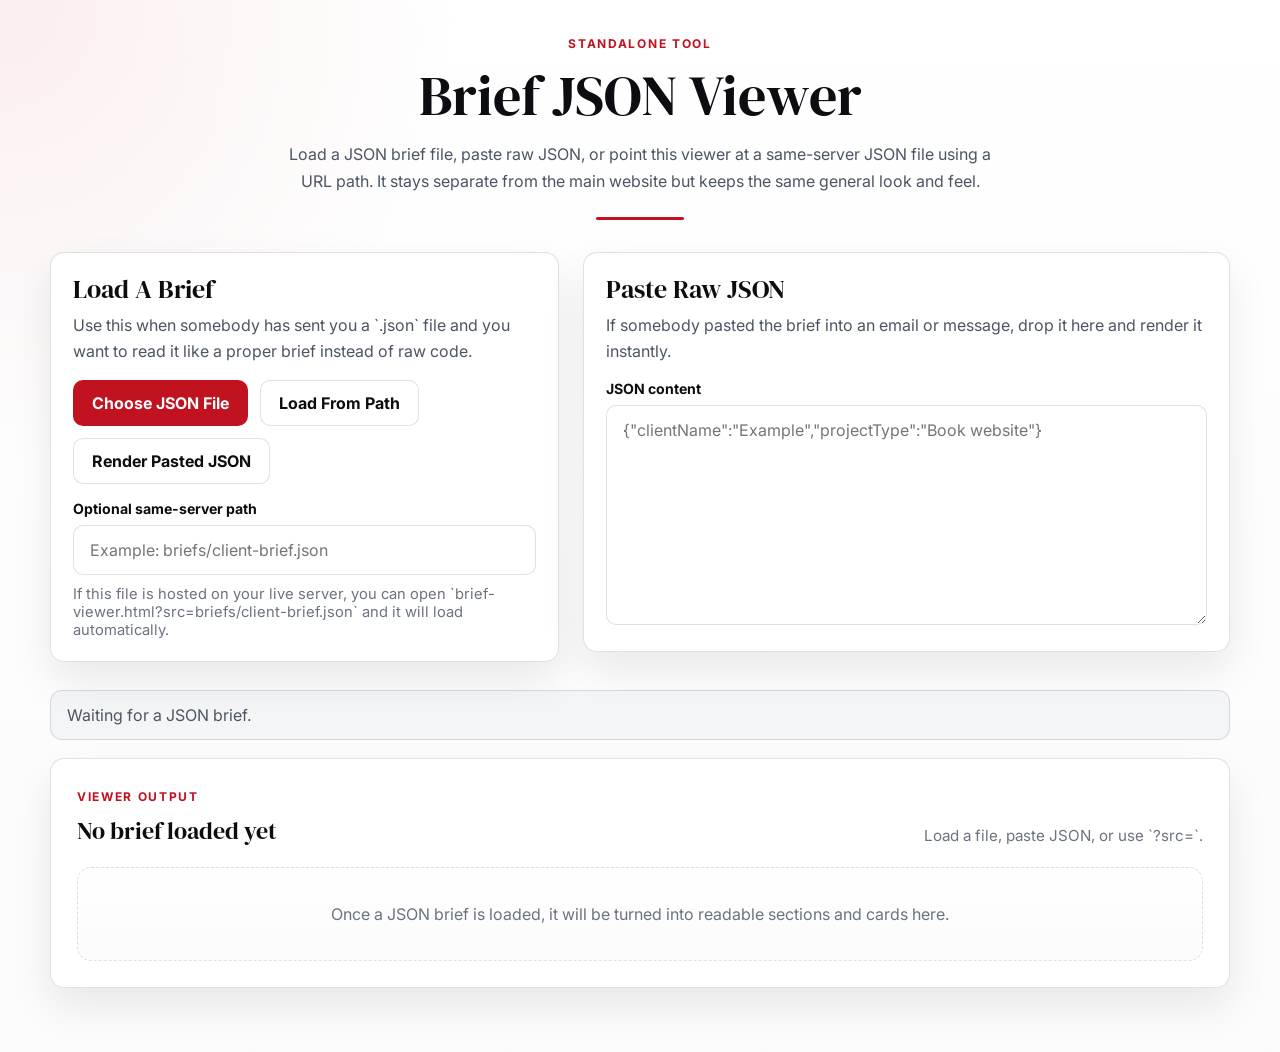
<file: brief-viewer.html>
<!DOCTYPE html>
<html lang="en">
<head>
  <meta charset="UTF-8">
  <meta name="viewport" content="width=device-width, initial-scale=1.0">
  <title>Brief Viewer</title>
  <meta name="description" content="Standalone JSON brief viewer">
  <style>
    @import url('https://fonts.googleapis.com/css2?family=DM+Serif+Display&family=Inter:wght@400;500;600;700&display=swap');

    :root {
      --color-bg: #ffffff;
      --color-surface: #f9fafb;
      --color-panel: #f4f5f7;
      --color-text-primary: #0b0d10;
      --color-text-secondary: #4b5563;
      --color-text-muted: #6b7280;
      --color-border: rgba(11, 13, 16, 0.12);
      --color-accent: #c1121f;
      --color-accent-soft: rgba(193, 18, 31, 0.08);
      --font-heading: "DM Serif Display", serif;
      --font-body: "Inter", system-ui, sans-serif;
      --radius: 14px;
      --radius-sm: 10px;
      --shadow: 0 18px 40px rgba(0, 0, 0, 0.08);
    }

    * {
      box-sizing: border-box;
    }

    body {
      margin: 0;
      font-family: var(--font-body);
      color: var(--color-text-primary);
      background:
        radial-gradient(circle at top left, rgba(193, 18, 31, 0.07), transparent 28%),
        linear-gradient(180deg, #fff 0%, #fbfbfc 100%);
    }

    .shell {
      min-height: 100vh;
      padding: 32px 20px 64px;
    }

    .container {
      max-width: 1180px;
      margin: 0 auto;
    }

    .hero {
      text-align: center;
      margin-bottom: 32px;
    }

    .eyebrow {
      display: inline-block;
      margin-bottom: 14px;
      font-size: 0.75rem;
      font-weight: 700;
      text-transform: uppercase;
      letter-spacing: 0.14em;
      color: var(--color-accent);
    }

    h1,
    h2,
    h3 {
      margin: 0;
      font-family: var(--font-heading);
      font-weight: 400;
      line-height: 1.1;
    }

    h1 {
      font-size: clamp(2rem, 5vw, 3.5rem);
      margin-bottom: 14px;
    }

    .hero p {
      max-width: 720px;
      margin: 0 auto;
      color: var(--color-text-secondary);
      line-height: 1.7;
    }

    .divider {
      width: 88px;
      height: 3px;
      margin: 22px auto 0;
      background: var(--color-accent);
      border-radius: 999px;
    }

    .controls {
      display: grid;
      grid-template-columns: 1.1fr 1.4fr;
      gap: 24px;
      align-items: start;
      margin-bottom: 28px;
    }

    .panel {
      background: rgba(255, 255, 255, 0.92);
      border: 1px solid var(--color-border);
      border-radius: var(--radius);
      box-shadow: var(--shadow);
      padding: 22px;
    }

    .panel h2 {
      font-size: 1.6rem;
      margin-bottom: 10px;
    }

    .panel p {
      margin: 0 0 16px;
      color: var(--color-text-secondary);
      line-height: 1.6;
    }

    .button-row {
      display: flex;
      flex-wrap: wrap;
      gap: 12px;
      margin-bottom: 16px;
    }

    .btn,
    .file-button {
      display: inline-flex;
      align-items: center;
      justify-content: center;
      min-height: 46px;
      padding: 12px 18px;
      border-radius: 10px;
      border: 1px solid transparent;
      background: var(--color-accent);
      color: #fff;
      font: inherit;
      font-weight: 700;
      cursor: pointer;
      text-decoration: none;
      transition: transform 0.18s ease, opacity 0.18s ease;
    }

    .btn:hover,
    .file-button:hover {
      transform: translateY(-1px);
      opacity: 0.96;
    }

    .btn-secondary {
      background: #fff;
      color: var(--color-text-primary);
      border-color: var(--color-border);
    }

    .field-label {
      display: block;
      margin-bottom: 8px;
      font-size: 0.88rem;
      font-weight: 700;
      color: var(--color-text-primary);
    }

    .text-input,
    .text-area {
      width: 100%;
      padding: 14px 16px;
      border-radius: 10px;
      border: 1px solid var(--color-border);
      background: #fff;
      font: inherit;
      color: var(--color-text-primary);
    }

    .text-area {
      min-height: 220px;
      resize: vertical;
    }

    .hint {
      margin-top: 10px;
      color: var(--color-text-muted);
      font-size: 0.92rem;
    }

    .status {
      margin-bottom: 18px;
      padding: 14px 16px;
      border-radius: 12px;
      border: 1px solid var(--color-border);
      background: var(--color-panel);
      color: var(--color-text-secondary);
    }

    .status.error {
      color: #991b1b;
      background: #fff2f2;
      border-color: rgba(153, 27, 27, 0.18);
    }

    .status.success {
      color: #14532d;
      background: #f2fff5;
      border-color: rgba(20, 83, 45, 0.15);
    }

    .result-shell {
      background: rgba(255, 255, 255, 0.92);
      border: 1px solid var(--color-border);
      border-radius: var(--radius);
      box-shadow: var(--shadow);
      padding: 26px;
    }

    .result-header {
      display: flex;
      flex-wrap: wrap;
      justify-content: space-between;
      gap: 12px;
      align-items: end;
      margin-bottom: 22px;
    }

    .result-meta {
      color: var(--color-text-muted);
      font-size: 0.95rem;
    }

    .brief-root {
      display: grid;
      gap: 18px;
    }

    .section-card {
      border: 1px solid var(--color-border);
      border-radius: 14px;
      background: #fff;
      overflow: hidden;
    }

    .section-head {
      padding: 16px 18px;
      background: var(--color-accent-soft);
      border-bottom: 1px solid var(--color-border);
    }

    .section-head h3 {
      font-size: 1.3rem;
      margin-bottom: 6px;
    }

    .section-key {
      font-size: 0.8rem;
      letter-spacing: 0.08em;
      text-transform: uppercase;
      color: var(--color-text-muted);
    }

    .section-body {
      padding: 18px;
    }

    .value-grid {
      display: grid;
      grid-template-columns: repeat(2, minmax(0, 1fr));
      gap: 14px;
    }

    .value-item {
      padding: 14px;
      border-radius: 12px;
      border: 1px solid var(--color-border);
      background: var(--color-surface);
    }

    .value-label {
      display: block;
      margin-bottom: 6px;
      font-size: 0.78rem;
      font-weight: 700;
      letter-spacing: 0.06em;
      text-transform: uppercase;
      color: var(--color-text-muted);
    }

    .value-content {
      line-height: 1.6;
      color: var(--color-text-primary);
      white-space: pre-wrap;
      word-break: break-word;
    }

    .collection {
      display: grid;
      gap: 14px;
    }

    .collection-item {
      border: 1px solid var(--color-border);
      border-radius: 12px;
      background: var(--color-surface);
      padding: 14px;
    }

    .collection-title {
      margin-bottom: 10px;
      font-weight: 700;
      color: var(--color-text-primary);
    }

    .empty-state {
      padding: 36px 24px;
      border: 1px dashed var(--color-border);
      border-radius: 14px;
      text-align: center;
      color: var(--color-text-muted);
      background: linear-gradient(180deg, #fff, #fbfbfc);
    }

    .file-input {
      display: none;
    }

    @media (max-width: 900px) {
      .controls {
        grid-template-columns: 1fr;
      }

      .value-grid {
        grid-template-columns: 1fr;
      }
    }
  </style>
</head>
<body>
  <div class="shell">
    <div class="container">
      <header class="hero">
        <span class="eyebrow">Standalone Tool</span>
        <h1>Brief JSON Viewer</h1>
        <p>Load a JSON brief file, paste raw JSON, or point this viewer at a same-server JSON file using a URL path. It stays separate from the main website but keeps the same general look and feel.</p>
        <div class="divider"></div>
      </header>

      <section class="controls">
        <div class="panel">
          <h2>Load A Brief</h2>
          <p>Use this when somebody has sent you a `.json` file and you want to read it like a proper brief instead of raw code.</p>

          <div class="button-row">
            <label class="file-button" for="json-file">Choose JSON File</label>
            <button class="btn btn-secondary" id="load-path-btn" type="button">Load From Path</button>
            <button class="btn btn-secondary" id="load-text-btn" type="button">Render Pasted JSON</button>
          </div>

          <input class="file-input" id="json-file" type="file" accept=".json,application/json">

          <label class="field-label" for="json-path">Optional same-server path</label>
          <input class="text-input" id="json-path" type="text" placeholder="Example: briefs/client-brief.json">

          <div class="hint">If this file is hosted on your live server, you can open `brief-viewer.html?src=briefs/client-brief.json` and it will load automatically.</div>
        </div>

        <div class="panel">
          <h2>Paste Raw JSON</h2>
          <p>If somebody pasted the brief into an email or message, drop it here and render it instantly.</p>
          <label class="field-label" for="json-input">JSON content</label>
          <textarea class="text-area" id="json-input" placeholder='{"clientName":"Example","projectType":"Book website"}'></textarea>
        </div>
      </section>

      <div id="status" class="status">Waiting for a JSON brief.</div>

      <section class="result-shell">
        <div class="result-header">
          <div>
            <span class="eyebrow">Viewer Output</span>
            <h2 id="result-title">No brief loaded yet</h2>
          </div>
          <div class="result-meta" id="result-meta">Load a file, paste JSON, or use `?src=`.</div>
        </div>

        <div id="brief-output" class="brief-root">
          <div class="empty-state">Once a JSON brief is loaded, it will be turned into readable sections and cards here.</div>
        </div>
      </section>
    </div>
  </div>

  <script>
    const fileInput = document.getElementById("json-file");
    const jsonPathInput = document.getElementById("json-path");
    const jsonTextInput = document.getElementById("json-input");
    const loadPathBtn = document.getElementById("load-path-btn");
    const loadTextBtn = document.getElementById("load-text-btn");
    const statusEl = document.getElementById("status");
    const outputEl = document.getElementById("brief-output");
    const titleEl = document.getElementById("result-title");
    const metaEl = document.getElementById("result-meta");

    function prettifyKey(key) {
      return String(key)
        .replace(/[_-]+/g, " ")
        .replace(/([a-z])([A-Z])/g, "$1 $2")
        .replace(/\s+/g, " ")
        .trim()
        .replace(/\b\w/g, (char) => char.toUpperCase());
    }

    function isPrimitive(value) {
      return value === null || ["string", "number", "boolean"].includes(typeof value);
    }

    function primitiveToString(value) {
      if (value === null) return "None";
      if (typeof value === "boolean") return value ? "Yes" : "No";
      return String(value);
    }

    function setStatus(message, tone) {
      statusEl.textContent = message;
      statusEl.className = tone ? "status " + tone : "status";
    }

    function createValueItem(key, value) {
      const item = document.createElement("div");
      item.className = "value-item";
      item.innerHTML = `
        <span class="value-label">${prettifyKey(key)}</span>
        <div class="value-content"></div>
      `;
      item.querySelector(".value-content").textContent = primitiveToString(value);
      return item;
    }

    function renderArrayItem(value, index) {
      const item = document.createElement("div");
      item.className = "collection-item";

      const title = document.createElement("div");
      title.className = "collection-title";
      title.textContent = "Item " + (index + 1);
      item.appendChild(title);

      if (isPrimitive(value)) {
        const content = document.createElement("div");
        content.className = "value-content";
        content.textContent = primitiveToString(value);
        item.appendChild(content);
        return item;
      }

      if (Array.isArray(value)) {
        item.appendChild(renderArray(value));
        return item;
      }

      item.appendChild(renderObjectBody(value));
      return item;
    }

    function renderArray(values) {
      const wrap = document.createElement("div");
      wrap.className = "collection";
      values.forEach((value, index) => {
        wrap.appendChild(renderArrayItem(value, index));
      });
      return wrap;
    }

    function renderObjectBody(objectValue) {
      const container = document.createElement("div");
      container.className = "brief-root";

      const primitiveEntries = [];
      const complexEntries = [];

      Object.entries(objectValue).forEach(([key, value]) => {
        if (isPrimitive(value)) {
          primitiveEntries.push([key, value]);
        } else {
          complexEntries.push([key, value]);
        }
      });

      if (primitiveEntries.length) {
        const grid = document.createElement("div");
        grid.className = "value-grid";
        primitiveEntries.forEach(([key, value]) => {
          grid.appendChild(createValueItem(key, value));
        });
        container.appendChild(grid);
      }

      complexEntries.forEach(([key, value]) => {
        const card = document.createElement("section");
        card.className = "section-card";

        const head = document.createElement("div");
        head.className = "section-head";
        head.innerHTML = `
          <div class="section-key">${key}</div>
          <h3>${prettifyKey(key)}</h3>
        `;

        const body = document.createElement("div");
        body.className = "section-body";
        if (Array.isArray(value)) {
          body.appendChild(renderArray(value));
        } else {
          body.appendChild(renderObjectBody(value));
        }

        card.appendChild(head);
        card.appendChild(body);
        container.appendChild(card);
      });

      return container;
    }

    function getDisplayTitle(data, sourceLabel) {
      if (data && typeof data === "object" && !Array.isArray(data)) {
        return (
          data.title ||
          data.projectName ||
          data.projectTitle ||
          data.clientName ||
          data.name ||
          sourceLabel ||
          "Loaded Brief"
        );
      }
      return sourceLabel || "Loaded Brief";
    }

    function renderBrief(data, sourceLabel) {
      outputEl.innerHTML = "";
      titleEl.textContent = getDisplayTitle(data, sourceLabel);
      metaEl.textContent = sourceLabel || "Loaded JSON";

      if (Array.isArray(data)) {
        outputEl.appendChild(renderArray(data));
        setStatus("Brief loaded successfully.", "success");
        return;
      }

      if (data && typeof data === "object") {
        outputEl.appendChild(renderObjectBody(data));
        setStatus("Brief loaded successfully.", "success");
        return;
      }

      const fallback = document.createElement("div");
      fallback.className = "empty-state";
      fallback.textContent = primitiveToString(data);
      outputEl.appendChild(fallback);
      setStatus("JSON loaded, but it contained a single plain value.", "success");
    }

    function parseAndRender(raw, sourceLabel) {
      try {
        const data = JSON.parse(raw);
        renderBrief(data, sourceLabel);
      } catch (error) {
        setStatus("Could not parse that JSON. " + error.message, "error");
      }
    }

    async function loadFromPath(path) {
      if (!path) {
        setStatus("Enter a file path first.", "error");
        return;
      }

      setStatus("Loading JSON from " + path + "...", "");
      try {
        const response = await fetch(path, { cache: "no-store" });
        if (!response.ok) {
          throw new Error("HTTP " + response.status);
        }
        const text = await response.text();
        parseAndRender(text, path);
      } catch (error) {
        setStatus("Could not load JSON from path. " + error.message, "error");
      }
    }

    fileInput.addEventListener("change", async (event) => {
      const file = event.target.files && event.target.files[0];
      if (!file) return;

      setStatus("Reading " + file.name + "...", "");
      const text = await file.text();
      parseAndRender(text, file.name);
    });

    loadTextBtn.addEventListener("click", () => {
      const raw = jsonTextInput.value.trim();
      if (!raw) {
        setStatus("Paste some JSON first.", "error");
        return;
      }
      parseAndRender(raw, "Pasted JSON");
    });

    loadPathBtn.addEventListener("click", () => {
      loadFromPath(jsonPathInput.value.trim());
    });

    const params = new URLSearchParams(window.location.search);
    const src = params.get("src");
    if (src) {
      jsonPathInput.value = src;
      loadFromPath(src);
    }
  </script>
</body>
</html>
</file>
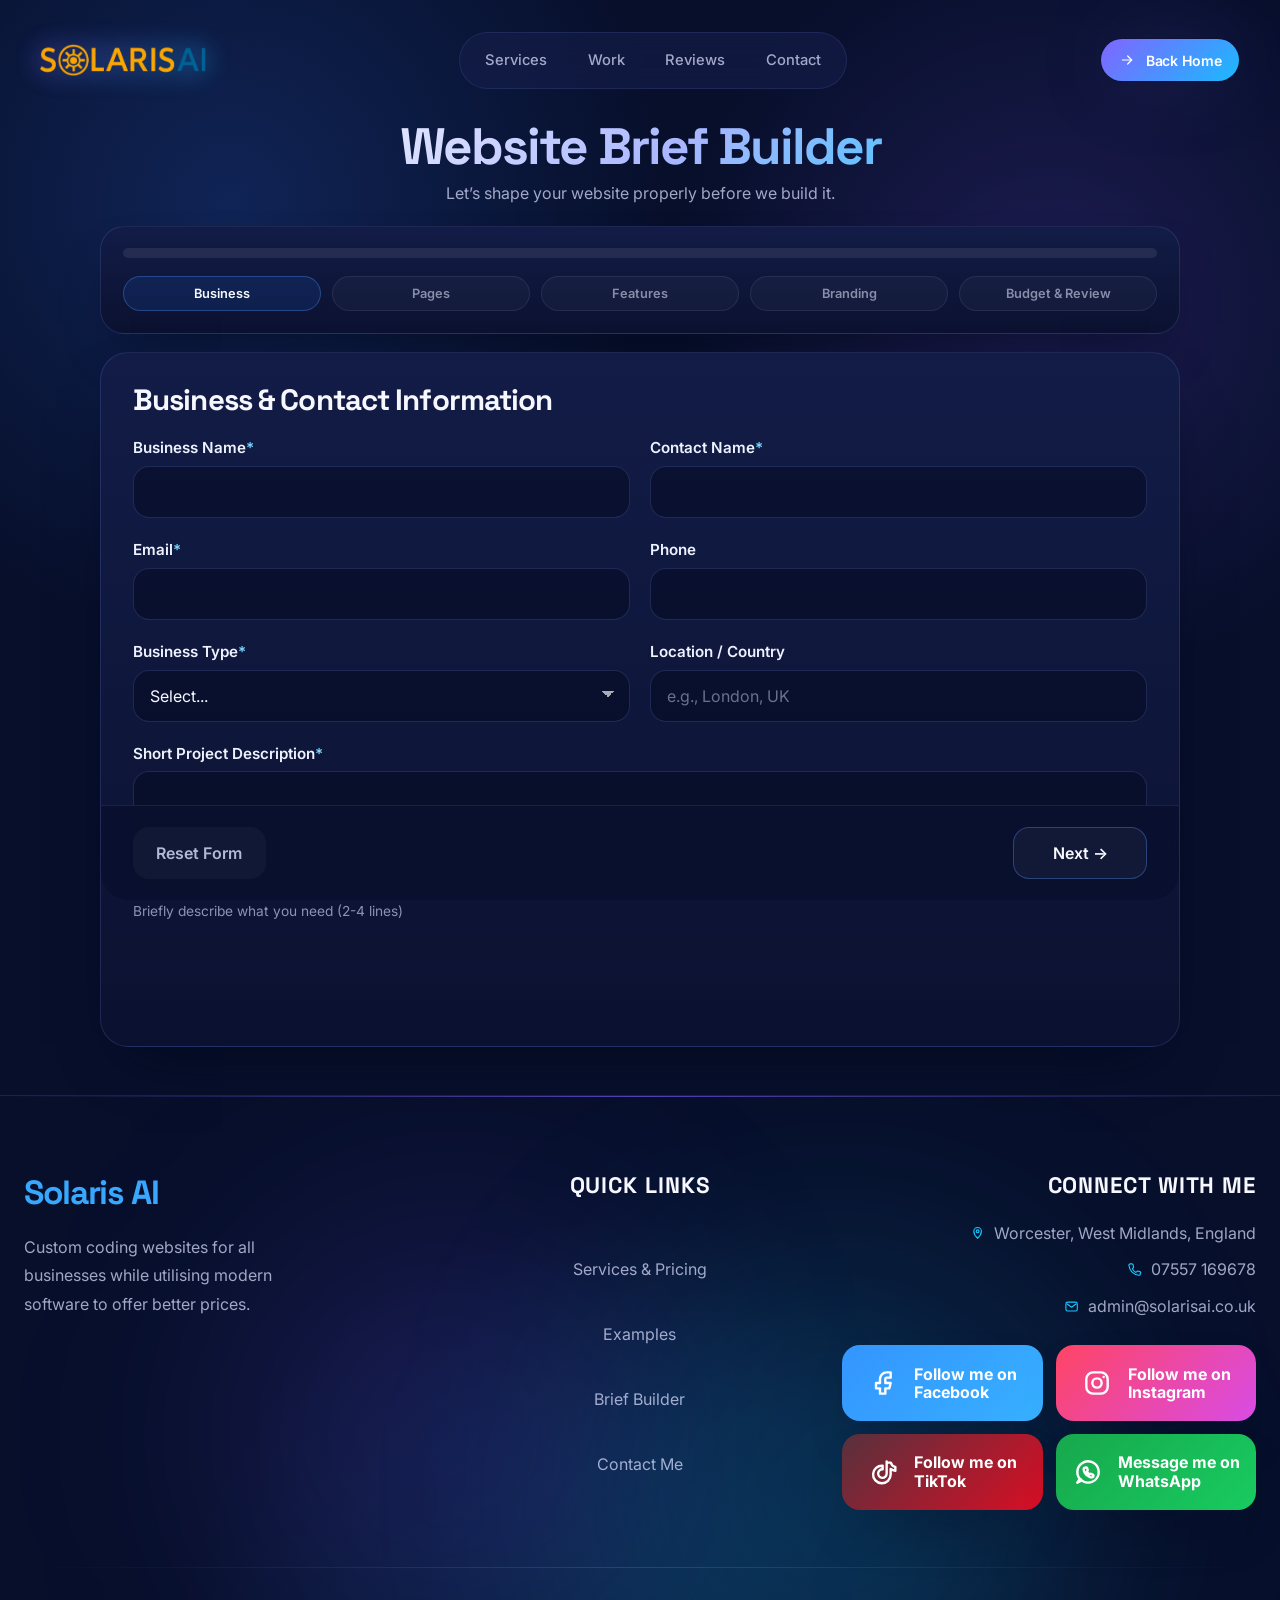
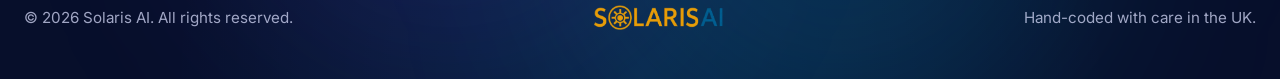
<file: static-site/brief.html>
﻿<!DOCTYPE html>
<html lang="en">
<head>
    <meta charset="UTF-8">
    <meta name="viewport" content="width=device-width, initial-scale=1.0">
    <title>Website Brief Builder | Solaris AI</title>
    <meta
      name="description"
      content="Use the Solaris AI website brief builder to plan your custom website clearly before development starts."
    >
    <meta name="robots" content="noindex, nofollow">
    <meta name="theme-color" content="#0b1438">
    <link rel="canonical" href="https://solarisai.co.uk/brief.html">
    <meta property="og:title" content="Website Brief Builder | Solaris AI">
    <meta property="og:description" content="Plan your custom website clearly with the Solaris AI brief builder.">
    <meta property="og:type" content="website">
    <meta property="og:url" content="https://solarisai.co.uk/brief.html">
    <meta property="og:image" content="https://solarisai.co.uk/assets/solaris-logo.webp">
    <meta property="og:image:alt" content="Solaris AI logo">
    <meta name="twitter:card" content="summary_large_image">
    <meta name="twitter:title" content="Website Brief Builder | Solaris AI">
    <meta name="twitter:description" content="Plan your custom website clearly with the Solaris AI brief builder.">
    <meta name="twitter:image" content="https://solarisai.co.uk/assets/solaris-logo.webp">
    <link rel="icon" href="assets/SolarisAISmallLogo.ico" type="image/x-icon">
    <link rel="preconnect" href="https://fonts.googleapis.com">
    <link rel="preconnect" href="https://fonts.gstatic.com" crossorigin>
    <link
      rel="stylesheet"
      href="https://fonts.googleapis.com/css2?family=Inter:wght@400;500;600;700&family=Space+Grotesk:wght@500;600;700&display=swap"
    >
    <link rel="stylesheet" href="styles.css">
    <script src="script.js" defer></script>
</head>
<body class="brief-page" data-brief-endpoint="/submit-brief">
    <div class="menu-backdrop" hidden></div>
    <svg class="icon-sprite" aria-hidden="true" focusable="false">
      <symbol id="icon-sparkles" viewBox="0 0 24 24">
        <path d="M12 3l1.2 4.3L17.5 8.5l-4.3 1.2L12 14l-1.2-4.3L6.5 8.5l4.3-1.2L12 3Z"></path>
        <path d="M18.5 2l.5 1.8L20.8 4l-1.8.5-.5 1.8-.5-1.8L16.2 4l1.8-.2.5-1.8Z"></path>
        <path d="M18.5 14l.8 2.7 2.7.8-2.7.8-.8 2.7-.8-2.7-2.7-.8 2.7-.8.8-2.7Z"></path>
      </symbol>
      <symbol id="icon-menu" viewBox="0 0 24 24">
        <path d="M4 7h16"></path>
        <path d="M4 12h16"></path>
        <path d="M4 17h16"></path>
      </symbol>
      <symbol id="icon-arrow-right" viewBox="0 0 24 24">
        <path d="M5 12h14"></path>
        <path d="m13 6 6 6-6 6"></path>
      </symbol>
      <symbol id="icon-mail" viewBox="0 0 24 24">
        <rect x="3" y="5" width="18" height="14" rx="3"></rect>
        <path d="m5 8 7 5 7-5"></path>
      </symbol>
      <symbol id="icon-message" viewBox="0 0 24 24">
        <path d="M21 11.5A8.5 8.5 0 0 1 12.5 20H8l-5 3 1.8-5A8.5 8.5 0 1 1 21 11.5Z"></path>
      </symbol>
      <symbol id="icon-map-pin" viewBox="0 0 24 24">
        <path d="M12 21s-6-5.4-6-11a6 6 0 1 1 12 0c0 5.6-6 11-6 11Z"></path>
        <circle cx="12" cy="10" r="2.2"></circle>
      </symbol>
      <symbol id="icon-phone" viewBox="0 0 24 24">
        <path
          d="M21 16.2v2.8a2 2 0 0 1-2.2 2A17.8 17.8 0 0 1 3 5.2 2 2 0 0 1 5 3h2.8a2 2 0 0 1 2 1.7l.5 3a2 2 0 0 1-.6 1.8l-1.3 1.3a14 14 0 0 0 5.6 5.6l1.3-1.3a2 2 0 0 1 1.8-.6l3 .5a2 2 0 0 1 1.7 2Z"
        ></path>
      </symbol>
      <symbol id="icon-facebook" viewBox="0 0 24 24">
        <path d="M14 8h3V4h-3a5 5 0 0 0-5 5v3H6v4h3v4h4v-4h3l1-4h-4V9a1 1 0 0 1 1-1Z"></path>
      </symbol>
      <symbol id="icon-instagram" viewBox="0 0 24 24">
        <rect x="4" y="4" width="16" height="16" rx="5"></rect>
        <circle cx="12" cy="12" r="3.5"></circle>
        <path d="M17 7.5h.01"></path>
      </symbol>
      <symbol id="icon-tiktok" viewBox="0 0 24 24">
        <path
          d="M14 4v9.2a3.2 3.2 0 1 1-3-3.2V7.3a6.6 6.6 0 1 0 6 6.6V9.7c1 .8 2.2 1.3 3.5 1.4V8.2c-1.5-.2-2.8-1.4-3.4-3.2H14Z"
        ></path>
      </symbol>
      <symbol id="icon-whatsapp" viewBox="0 0 24 24">
        <path d="M12 20a8 8 0 1 0-4.9-1.7L4 20l1.9-3.1A8 8 0 0 0 12 20Z"></path>
        <path d="M9.6 8.9c.2-.4.5-.4.7-.4h.5c.2 0 .3.1.4.3l.6 1.5c.1.2 0 .3-.1.5l-.4.5c-.1.1-.1.2-.1.4.4.8 1 1.5 1.7 2 .1.1.3.1.4 0l.5-.3c.2-.1.3-.1.5 0l1.5.7c.2.1.3.2.3.4v.5c0 .2 0 .6-.5.8-.7.3-1.5.3-2.1 0-1.9-.8-3.7-2.6-4.5-4.4-.4-.8-.4-1.7 0-2.5Z"></path>
      </symbol>
    </svg>

    <header class="site-header" id="top">
      <div class="container">
        <div class="header-shell">
          <a class="brand" href="index.html#top" aria-label="Solaris AI home">
            <span class="brand__glow"></span>
            <img src="assets/solaris-logo.webp" alt="Solaris AI logo">
          </a>

          <nav class="nav-links" aria-label="Primary">
            <a href="index.html#services">Services</a>
            <a href="index.html#examples">Work</a>
            <a href="index.html#reviews">Reviews</a>
            <a href="index.html#contact">Contact</a>
          </nav>

          <a class="btn btn--primary btn--small desktop-cta" href="index.html">
            <svg><use href="#icon-arrow-right"></use></svg>
            <span>Back Home</span>
          </a>

          <button
            class="mobile-toggle"
            type="button"
            aria-expanded="false"
            aria-controls="mobile-panel"
            aria-label="Toggle menu"
          >
            <span class="mobile-toggle__glyph" aria-hidden="true">&#9776;</span>
          </button>
        </div>

        <div class="mobile-panel" id="mobile-panel">
          <a href="index.html#services">Services</a>
          <a href="index.html#examples">Work</a>
          <a href="index.html#reviews">Reviews</a>
          <a href="index.html#contact">Contact</a>
          <a class="btn btn--primary btn--small" href="index.html">
            <svg><use href="#icon-arrow-right"></use></svg>
            <span>Back Home</span>
          </a>
        </div>
      </div>
    </header>

    <main class="brief-main">
      <section class="brief-builder" id="brief-builder">
        <div class="container">
        <header class="wizard-header">
            <h1 class="wizard-title">Website Brief Builder</h1>
            <p class="wizard-subtitle">Let&rsquo;s shape your website properly before we build it.</p>
        </header>

        <div class="progress-container">
            <div class="progress-bar-wrapper">
                <div class="progress-bar" id="progressBar"></div>
            </div>
            <div class="progress-steps" id="progressSteps">
                <div class="progress-step active">Business</div>
                <div class="progress-step">Pages</div>
                <div class="progress-step">Features</div>
                <div class="progress-step">Branding</div>
                <div class="progress-step">Budget & Review</div>
            </div>
        </div>

        <div class="alert alert-info" id="autoSaveAlert" aria-live="polite">
            <span>&#128190;</span>
            <span>Your progress is automatically saved. You can return anytime to continue!</span>
        </div>

        <form id="briefForm">
            <!-- Honeypot -->
            <input type="text" name="website" class="honeypot" tabindex="-1" autocomplete="off">

            <div class="wizard-card">
                <!-- Step 1: Business & Contact -->
                <div class="step-content active" data-step="1">
                    <h2 class="section-title">Business & Contact Information</h2>

                    <div class="form-grid">
                        <div class="form-group">
                            <label class="form-label" for="businessName">
                                Business Name<span class="required">*</span>
                            </label>
                            <input type="text" id="businessName" name="businessName" class="form-input" required>
                            <div class="form-error">Please enter your business name</div>
                        </div>

                        <div class="form-group">
                            <label class="form-label" for="contactName">
                                Contact Name<span class="required">*</span>
                            </label>
                            <input type="text" id="contactName" name="contactName" class="form-input" required>
                            <div class="form-error">Please enter your name</div>
                        </div>
                    </div>

                    <div class="form-grid">
                        <div class="form-group">
                            <label class="form-label" for="email">
                                Email<span class="required">*</span>
                            </label>
                            <input type="email" id="email" name="email" class="form-input" required>
                            <div class="form-error">Please enter a valid email address</div>
                        </div>

                        <div class="form-group">
                            <label class="form-label" for="phone">
                                Phone
                            </label>
                            <input type="tel" id="phone" name="phone" class="form-input">
                        </div>
                    </div>

                    <div class="form-grid">
                        <div class="form-group">
                            <label class="form-label" for="businessType">
                                Business Type<span class="required">*</span>
                            </label>
                            <select id="businessType" name="businessType" class="form-select" required>
                                <option value="">Select...</option>
                                <option value="restaurant">Restaurant / Café</option>
                                <option value="retail">Retail / Shop</option>
                                <option value="services">Professional Services</option>
                                <option value="health">Health & Wellness</option>
                                <option value="beauty">Beauty & Spa</option>
                                <option value="fitness">Fitness & Gym</option>
                                <option value="trade">Trades (Plumber, Electrician, etc.)</option>
                                <option value="creative">Creative / Agency</option>
                                <option value="education">Education / Training</option>
                                <option value="events">Events & Hospitality</option>
                                <option value="other">Other</option>
                            </select>
                            <div class="form-error">Please select a business type</div>
                        </div>

                        <div class="form-group">
                            <label class="form-label" for="location">
                                Location / Country
                            </label>
                            <input type="text" id="location" name="location" class="form-input" placeholder="e.g., London, UK">
                        </div>
                    </div>

                    <div class="form-group">
                        <label class="form-label" for="projectDescription">
                            Short Project Description<span class="required">*</span>
                        </label>
                        <textarea id="projectDescription" name="projectDescription" class="form-textarea" rows="3" required></textarea>
                        <div class="form-helper">Briefly describe what you need (2-4 lines)</div>
                        <div class="form-error">Please describe your project</div>
                    </div>
                </div>

                <!-- Step 2: Pages & Navigation -->
                <div class="step-content" data-step="2">
                    <h2 class="section-title">Pages & Navigation</h2>
                    <div class="form-helper" style="margin-bottom: 24px;">Add all the pages you need for your website</div>

                    <div id="pagesRepeater"></div>
                    <button type="button" class="btn-add" onclick="addPage()">+ Add Page</button>

                    <div class="form-group" style="margin-top: 32px;">
                        <div class="checkbox-item">
                            <input type="checkbox" id="needBooking" name="needBooking">
                            <label for="needBooking">I need to take bookings/appointments</label>
                        </div>
                    </div>
                </div>

                <!-- Step 3: Features & Integrations -->
                <div class="step-content" data-step="3">
                    <h2 class="section-title">Features & Integrations</h2>

                    <div class="form-group">
                        <label class="form-label">Features (select all that apply)</label>
                        <div class="checkbox-group" id="featuresGroup">
                            <div class="checkbox-item">
                                <input type="checkbox" id="feat_domain" name="features" value="Custom domain">
                                <label for="feat_domain">Custom Domain</label>
                            </div>
                            <div class="checkbox-item">
                                <input type="checkbox" id="feat_contact" name="features" value="Contact form">
                                <label for="feat_contact">Contact form</label>
                            </div>
                            <div class="checkbox-item">
                                <input type="checkbox" id="feat_gallery" name="features" value="Gallery">
                                <label for="feat_gallery">Gallery</label>
                            </div>
                            <div class="checkbox-item">
                                <input type="checkbox" id="feat_booking" name="features" value="Booking system">
                                <label for="feat_booking">Booking system</label>
                            </div>
                            <div class="checkbox-item">
                                <input type="checkbox" id="feat_reviews" name="features" value="Reviews">
                                <label for="feat_reviews">Reviews</label>
                            </div>
                            <div class="checkbox-item">
                                <input type="checkbox" id="feat_faq" name="features" value="FAQ">
                                <label for="feat_faq">FAQ</label>
                            </div>
                            <div class="checkbox-item">
                                <input type="checkbox" id="feat_pricing" name="features" value="Pricing tables">
                                <label for="feat_pricing">Pricing tables</label>
                            </div>
                            <div class="checkbox-item">
                                <input type="checkbox" id="feat_newsletter" name="features" value="Newsletter signup">
                                <label for="feat_newsletter">Newsletter signup</label>
                            </div>
                            <div class="checkbox-item">
                                <input type="checkbox" id="feat_map" name="features" value="Map">
                                <label for="feat_map">Map</label>
                            </div>
                            <div class="checkbox-item">
                                <input type="checkbox" id="feat_whatsapp" name="features" value="WhatsApp button">
                                <label for="feat_whatsapp">WhatsApp button</label>
                            </div>
                            <div class="checkbox-item">
                                <input type="checkbox" id="feat_social" name="features" value="Social feed">
                                <label for="feat_social">Social feed</label>
                            </div>
                            <div class="checkbox-item">
                                <input type="checkbox" id="feat_seo" name="features" value="SEO basics">
                                <label for="feat_seo">Advanced SEO</label>
                            </div>
                            <div class="checkbox-item">
                                <input type="checkbox" id="feat_cookie" name="features" value="Cookie banner">
                                <label for="feat_cookie">Cookie banner</label>
                            </div>
                        </div>
                    </div>

                    <h3 style="font-size: 1.25rem; font-weight: 700; margin: 40px 0 24px;">Integrations</h3>
                    
                    <div class="form-grid">
                        <div class="form-group">
                            <label class="form-label" for="int_facebook">Facebook</label>
                            <input type="url" id="int_facebook" name="int_facebook" class="form-input" placeholder="Facebook URL">
                        </div>
                        <div class="form-group">
                            <label class="form-label" for="int_instagram">Instagram</label>
                            <input type="text" id="int_instagram" name="int_instagram" class="form-input" placeholder="@username">
                        </div>
                        <div class="form-group">
                            <label class="form-label" for="int_tiktok">TikTok</label>
                            <input type="text" id="int_tiktok" name="int_tiktok" class="form-input" placeholder="@username">
                        </div>
                        <div class="form-group">
                            <label class="form-label" for="int_linkedin">LinkedIn</label>
                            <input type="url" id="int_linkedin" name="int_linkedin" class="form-input" placeholder="LinkedIn URL">
                        </div>
                        <div class="form-group">
                            <label class="form-label" for="int_google">Google Business</label>
                            <input type="url" id="int_google" name="int_google" class="form-input" placeholder="Google Business URL">
                        </div>
                        <div class="form-group">
                            <label class="form-label" for="int_booking_tool">Existing Booking Tool</label>
                            <input type="text" id="int_booking_tool" name="int_booking_tool" class="form-input" placeholder="Tool name or URL">
                        </div>
                        <div class="form-group">
                            <label class="form-label" for="int_domain">Custom Domain You Want</label>
                            <input type="text" id="int_domain" name="int_domain" class="form-input" placeholder="yourdomain.com">
                        </div>
                        <div class="form-group">
                            <label class="form-label" for="int_old_website">Old Website URL</label>
                            <input type="url" id="int_old_website" name="int_old_website" class="form-input" placeholder="https://...">
                        </div>
                    </div>
                </div>

        
                <!-- Step 4: Branding & Assets -->
                <div class="step-content" data-step="4">
                    <h2 class="section-title">Branding & Assets</h2>

                    <div class="form-group">
                        <label class="form-label">Upload Files (Logo, Photos, Menus, etc.)</label>
                        <div class="file-upload-zone" id="fileUploadZone">
                            <div class="file-upload-icon">📁</div>
                            <div class="file-upload-text">Drag & drop files here or click to browse</div>
                            <div class="file-upload-subtext">webp, JPG, SVG, PDF · Up to 10 files or 25MB total</div>
                        </div>
                        <input type="file" id="fileInput" class="file-input-hidden" multiple accept="image/webp,image/jpeg,image/svg+xml,application/pdf">
                        <div id="filePreviewGrid" class="file-preview-grid"></div>
                        <div class="form-helper" id="fileSizeHelper">0 MB / 25 MB</div>
                    </div>

                    <div class="form-group">
                        <label class="form-label">Brand Colors</label>
                        <div class="color-picker-group">
                            <div class="color-picker-item">
                                <label class="form-label" for="colorPrimary">Primary Color</label>
                                <input type="color" id="colorPrimary" name="colorPrimary" class="color-picker-input" value="#2563eb">
                                <input type="text" id="colorPrimaryHex" name="colorPrimaryHex" class="form-input" value="#2563eb" style="margin-top: 8px;" placeholder="#000000">
                            </div>
                            <div class="color-picker-item">
                                <label class="form-label" for="colorSecondary">Secondary Color</label>
                                <input type="color" id="colorSecondary" name="colorSecondary" class="color-picker-input" value="#9333ea">
                                <input type="text" id="colorSecondaryHex" name="colorSecondaryHex" class="form-input" value="#9333ea" style="margin-top: 8px;" placeholder="#000000">
                            </div>
                        </div>
                    </div>

                    <div class="form-group">
                        <label class="form-label" for="logoText">Logo Text (if no logo file)</label>
                        <input type="text" id="logoText" name="logoText" class="form-input" placeholder="Your business name">
                    </div>

                    <div class="form-group">
                        <label class="form-label" for="fontPreference">Font Preference</label>
                        <input type="text" id="fontPreference" name="fontPreference" class="form-input" placeholder="e.g., Modern sans-serif, Classic serif, Playful">
                    </div>

                    <div class="form-group">
                        <label class="form-label">Example Websites You Like</label>
                        <div id="exampleSitesRepeater"></div>
                        <button type="button" class="btn-add" onclick="addExampleSite()">+ Add Example</button>
                    </div>
                </div>

                <!-- Step 5: Budget, Timeline & Review -->
                <div class="step-content" data-step="5">
                    <h2 class="section-title">Budget & Timeline</h2>

                    <div class="form-group">
                        <label class="form-label">Budget Range<span class="required">*</span></label>
                        <div style="display: grid; gap: 12px;">
                            <div class="checkbox-item">
                                <input type="radio" id="budget1" name="budget" value="£299 - £499" required>
                                <label for="budget1">£299 - £499</label>
                            </div>
                            <div class="checkbox-item">
                                <input type="radio" id="budget2" name="budget" value="£499 - £799">
                                <label for="budget2">£499 - £799</label>
                            </div>
                            <div class="checkbox-item">
                                <input type="radio" id="budget3" name="budget" value="£800+">
                                <label for="budget3">£800+</label>
                            </div>
                            <div class="checkbox-item">
                                <input type="radio" id="budget4" name="budget" value="other">
                                <label for="budget4">Other (please enter an amount below)</label>
                            </div>
                        </div>
                        <input type="text" id="budgetOther" name="budgetOther" class="form-input" placeholder="Enter your budget range" style="margin-top: 12px; display: none;">
                        <div class="form-error">Please select a budget range</div>
                    </div>

                    <div class="form-group">
                        <label class="form-label" for="goLiveDate">Desired Go-Live Date</label>
                        <input type="date" id="goLiveDate" name="goLiveDate" class="form-input">
                    </div>

                    <div class="form-group">
                        <label class="form-label">Ongoing Needs (select all that apply)</label>
                        <div class="checkbox-group">
                            <div class="checkbox-item">
                                <input type="checkbox" id="ongoing_maintenance" name="ongoing" value="Maintenance">
                                <label for="ongoing_maintenance">Maintenance</label>
                            </div>
                            <div class="checkbox-item">
                                <input type="checkbox" id="ongoing_copy" name="ongoing" value="Copywriting">
                                <label for="ongoing_copy">Copywriting</label>
                            </div>
                            <div class="checkbox-item">
                                <input type="checkbox" id="ongoing_images" name="ongoing" value="Stock images">
                                <label for="ongoing_images">Stock images</label>
                            </div>
                            <div class="checkbox-item">
                                <input type="checkbox" id="ongoing_seo" name="ongoing" value="SEO">
                                <label for="ongoing_seo">SEO</label>
                            </div>
                            <div class="checkbox-item">
                                <input type="checkbox" id="ongoing_speed" name="ongoing" value="Speed optimisation">
                                <label for="ongoing_speed">Speed optimisation</label>
                            </div>
                        </div>
                    </div>

                    <div class="form-group">
                        <label class="form-label" for="additionalNotes">Additional Notes</label>
                        <textarea id="additionalNotes" name="additionalNotes" class="form-textarea" rows="4" placeholder="Anything else we should know?"></textarea>
                    </div>

                    <hr style="border: none; border-top: 1px solid rgba(131, 157, 255, 0.16); margin: 48px 0;">

                    <h2 class="section-title">Review Your Brief</h2>
                    <div id="reviewContent"></div>
                </div>

                <div class="wizard-footer">
                    <div>
                        <button type="button" class="btn-ghost" onclick="resetForm()">Reset Form</button>
                    </div>
                    <div class="wizard-footer-actions">
                        <button type="button" class="btn-secondary" id="prevBtn" onclick="changeStep(-1)" style="display: none;">← Back</button>
                        <button type="button" class="btn-primary" id="nextBtn" onclick="changeStep(1)">Next →</button>
                        <button type="button" class="btn-primary" id="submitBtn" onclick="submitBrief()" style="display: none;">Submit Brief 🚀</button>
                    </div>
                </div>
            </div>
        </form>

        <div class="wizard-card success-screen" id="successScreen">
            <div class="success-icon">🎉</div>
            <h2 class="success-title">Brief Submitted Successfully!</h2>
            <p class="success-message">Thank you! We've received your brief and will contact you within 24 hours.</p>
            <div style="display: flex; gap: 16px; justify-content: center; flex-wrap: wrap;">
                <button class="btn-primary" onclick="downloadJSON()">Download Brief Copy</button>
                <button class="btn-secondary" onclick="location.reload()">Start New Brief</button>
            </div>
        </div>
        </div>
      </section>
    </main>

    <footer class="site-footer">
      <div class="site-footer__line"></div>
      <div class="site-footer__glow site-footer__glow--left"></div>
      <div class="site-footer__glow site-footer__glow--right"></div>

      <div class="container">
        <div class="footer-grid">
          <div class="footer-brand" data-reveal>
            <h3>Solaris AI</h3>
            <p>
              Custom coding websites for all businesses while utilising modern
              software to offer better prices.
            </p>
          </div>

          <div class="footer-links" data-reveal>
            <h4>Quick Links</h4>
            <a href="index.html#services">Services &amp; Pricing</a>
            <a href="index.html#examples">Examples</a>
            <a href="brief.html">Brief Builder</a>
            <a href="index.html#contact">Contact Me</a>
          </div>

          <div class="footer-contact" data-reveal>
            <h4>Connect With Me</h4>
            <div class="footer-contact__details">
              <span><svg><use href="#icon-map-pin"></use></svg>Worcester, West Midlands, England</span>
              <a href="tel:07557169678"><svg><use href="#icon-phone"></use></svg>07557 169678</a>
              <a href="mailto:admin@solarisai.co.uk"><svg><use href="#icon-mail"></use></svg>admin@solarisai.co.uk</a>
            </div>
            <div class="social-grid">
              <a
                class="social-btn social-btn--facebook"
                href="https://www.facebook.com/profile.php?id=61580148629984"
                aria-label="Facebook"
                target="_blank"
                rel="noopener noreferrer"
              >
                <svg><use href="#icon-facebook"></use></svg>
                <span>Follow me on<br>Facebook</span>
              </a>
              <a
                class="social-btn social-btn--instagram"
                href="https://www.instagram.com/solarisai.co.uk/"
                aria-label="Instagram"
                target="_blank"
                rel="noopener noreferrer"
              >
                <svg><use href="#icon-instagram"></use></svg>
                <span>Follow me on<br>Instagram</span>
              </a>
              <a
                class="social-btn social-btn--tiktok"
                href="https://www.tiktok.com/@getsolarisai?lang=en"
                aria-label="TikTok"
                target="_blank"
                rel="noopener noreferrer"
              >
                <svg><use href="#icon-tiktok"></use></svg>
                <span>Follow me on<br>TikTok</span>
              </a>
              <a
                class="social-btn social-btn--whatsapp"
                href="https://wa.me/447557169678"
                aria-label="WhatsApp"
                target="_blank"
                rel="noopener noreferrer"
              >
                <svg><use href="#icon-whatsapp"></use></svg>
                <span>Message me on<br>WhatsApp</span>
              </a>
            </div>
          </div>
        </div>

        <div class="footer-divider"></div>

        <div class="footer-bottom">
          <span>&copy; <span id="year"></span> Solaris AI. All rights reserved.</span>
          <a href="#top" class="footer-logo" aria-label="Back to top">
            <img src="assets/solaris-logo.webp" alt="Solaris AI">
          </a>
          <span>Hand-coded with care in the UK.</span>
        </div>
      </div>
    </footer>

    <script>
// =========================
// Website Brief (no booking) + Formspree submit
// =========================

// State management
let currentStep = 1;
const totalSteps = 5; // booking removed → 5 steps
let pages = [];
let exampleSites = [];
let uploadedFiles = [];
let totalFileSize = 0;
const maxFileSize = 25 * 1024 * 1024; // 25MB
const maxFiles = 10;
let autoSaveTimer = null;
const STORAGE_KEY = 'websiteBrief_session_v1';
const OLD_STORAGE_KEYS = ['websiteBrief', 'websiteBrief_v2', 'websiteBrief_v3'];

function createId() {
  if (window.crypto && typeof window.crypto.randomUUID === 'function') {
    return window.crypto.randomUUID();
  }
  return `id-${Date.now()}-${Math.random().toString(16).slice(2)}`;
}

function createBlankPage() {
  return { id: createId(), title: '', slug: '', type: 'Custom', notes: '' };
}

function createBlankExampleSite() {
  return { id: createId(), url: '', notes: '' };
}

// Initialize
document.addEventListener('DOMContentLoaded', function() {
  const navEntry = performance.getEntriesByType('navigation')[0];
  const navType = navEntry ? navEntry.type : 'navigate';

  OLD_STORAGE_KEYS.forEach((key) => localStorage.removeItem(key));

  if (navType === 'reload' || navType === 'back_forward') {
    loadFormData();
  } else {
    sessionStorage.removeItem(STORAGE_KEY);
  }

  if (!pages.length) {
    addPage();
  } else {
    renderPages();
  }
  if (!exampleSites.length) {
    renderExampleSites();
  }
  currentStep = 1;
  showStep(currentStep);
  updateProgress();
  setupAutoSave();
  setupFileUpload();
  setupColorSync();
  setupBudgetRadio();
  window.scrollTo(0, 0);
});

// Auto-save functionality
function setupAutoSave() {
  const form = document.getElementById('briefForm');
  let timeoutId;

  form.addEventListener('input', function() {
    clearTimeout(timeoutId);
    timeoutId = setTimeout(function() {
      saveFormData();
      showAutoSaveAlert();
    }, 2000);
  });
}

function showAutoSaveAlert() {
  const alert = document.getElementById('autoSaveAlert');
  alert.classList.add('is-visible');
  setTimeout(() => {
    alert.classList.remove('is-visible');
  }, 3000);
}

function saveFormData() {
  const formData = new FormData(document.getElementById('briefForm'));
  const data = {
    version: 3,
    step: currentStep,
    fields: {},
    pages: pages,
    exampleSites: exampleSites,
    // booking removed → no serviceTags needed
    files: uploadedFiles.map(f => ({ name: f.name, size: f.size, type: f.type }))
  };

  for (let [key, value] of formData.entries()) {
    if (key !== 'website') { // Skip honeypot
      if (data.fields[key]) {
        if (!Array.isArray(data.fields[key])) {
          data.fields[key] = [data.fields[key]];
        }
        data.fields[key].push(value);
      } else {
        data.fields[key] = value;
      }
    }
  }

  sessionStorage.setItem(STORAGE_KEY, JSON.stringify(data));
}

function loadFormData() {
  const saved = sessionStorage.getItem(STORAGE_KEY);
  if (!saved) return;

  try {
    const data = JSON.parse(saved);
    if (!data || data.version !== 3) return;
    
    // Restore basic fields
    Object.keys(data.fields || {}).forEach(key => {
      const element = document.querySelector(`[name="${key}"]`);
      if (element) {
        if (element.type === 'checkbox' || element.type === 'radio') {
          if (Array.isArray(data.fields[key])) {
            data.fields[key].forEach(val => {
              const el = document.querySelector(`[name="${key}"][value="${val}"]`);
              if (el) el.checked = true;
            });
          } else {
            element.checked = true;
          }
        } else {
          element.value = data.fields[key];
        }
      }
    });

    // Restore complex data
    if (Array.isArray(data.pages)) {
      pages = data.pages
        .filter(page => page && typeof page === 'object')
        .map(page => ({
          id: String(page.id || createId()),
          title: typeof page.title === 'string' ? page.title : '',
          slug: typeof page.slug === 'string' ? page.slug : '',
          type: typeof page.type === 'string' ? page.type : 'Custom',
          notes: typeof page.notes === 'string' ? page.notes : ''
        }));
    }

    if (Array.isArray(data.exampleSites)) {
      exampleSites = data.exampleSites
        .filter(site => site && typeof site === 'object')
        .map(site => ({
          id: String(site.id || createId()),
          url: typeof site.url === 'string' ? site.url : '',
          notes: typeof site.notes === 'string' ? site.notes : ''
        }));
    }

    renderPages();
    renderExampleSites();
  } catch (e) {
    console.error('Error loading saved data:', e);
  }
}

function resetForm() {
  if (!confirm('Are you sure you want to reset the form? All data will be lost.')) return;
  
  sessionStorage.removeItem(STORAGE_KEY);
  OLD_STORAGE_KEYS.forEach((key) => localStorage.removeItem(key));
  location.reload();
}

// Step navigation
function changeStep(direction) {
  if (direction === 1 && !validateStep(currentStep)) {
    return;
  }

  currentStep += direction;

  // booking removed → no skipping logic
  if (currentStep === totalSteps) {
    renderReview();
  }

  showStep(currentStep);
  updateProgress();
  saveFormData();
  window.scrollTo({ top: 0, behavior: 'smooth' });
}

function showStep(step) {
  document.querySelectorAll('.step-content').forEach((el, index) => {
    el.classList.toggle('active', index + 1 === step);
  });

  document.getElementById('prevBtn').style.display = step === 1 ? 'none' : 'inline-block';
  document.getElementById('nextBtn').style.display = step === totalSteps ? 'none' : 'inline-block';
  document.getElementById('submitBtn').style.display = step === totalSteps ? 'inline-block' : 'none';
}

function updateProgress() {
  const progress = ((currentStep - 1) / (totalSteps - 1)) * 100;
  document.getElementById('progressBar').style.width = progress + '%';

  document.querySelectorAll('.progress-step').forEach((step, index) => {
    step.classList.remove('active', 'completed');
    if (index + 1 === currentStep) {
      step.classList.add('active');
    } else if (index + 1 < currentStep) {
      step.classList.add('completed');
    }
  });
}

function validateStep(step) {
  const stepElement = document.querySelector(`.step-content[data-step="${step}"]`);
  const requiredFields = stepElement.querySelectorAll('[required]');
  let isValid = true;

  requiredFields.forEach(field => {
    const errorEl = field.parentElement.querySelector('.form-error');
    
    if (!field.value.trim()) {
      field.classList.add('error');
      if (errorEl) errorEl.classList.add('show');
      isValid = false;
    } else if (field.type === 'email' && !isValidEmail(field.value)) {
      field.classList.add('error');
      if (errorEl) errorEl.classList.add('show');
      isValid = false;
    } else {
      field.classList.remove('error');
      if (errorEl) errorEl.classList.remove('show');
    }
  });

  // Special validation for final step (budget)
  if (step === totalSteps) {
    const budgetChecked = document.querySelector('[name="budget"]:checked');
    const firstBudgetRadio = document.querySelector('[name="budget"]');
    if (!budgetChecked) {
      isValid = false;
      if (firstBudgetRadio) {
        const err = firstBudgetRadio.closest('.form-group')?.querySelector('.form-error');
        if (err) err.classList.add('show');
      }
    } else if (firstBudgetRadio) {
      const err = firstBudgetRadio.closest('.form-group')?.querySelector('.form-error');
      if (err) err.classList.remove('show');
    }
  }

  return isValid;
}

function isValidEmail(email) {
  return /^[^\s@]+@[^\s@]+\.[^\s@]+$/.test(email);
}

// Pages repeater
function addPage() {
  pages.push(createBlankPage());
  renderPages();
  saveFormData();
}

function removePage(id) {
  pages = pages.filter(p => String(p.id) !== String(id));
  if (!pages.length) {
    pages.push(createBlankPage());
  }
  renderPages();
  saveFormData();
}

function renderPages() {
  const container = document.getElementById('pagesRepeater');
  container.innerHTML = pages.map((page, index) => `
    <div class="repeater-item">
      ${pages.length > 1 ? `<button type="button" class="repeater-remove" onclick="removePage('${page.id}')">×</button>` : ''}
      <div class="form-group">
        <label class="form-label">Page ${index + 1} Title<span class="required">*</span></label>
        <input type="text" class="form-input" value="${page.title}" 
          onchange="updatePage('${page.id}', 'title', this.value)" required>
      </div>
      <div class="form-grid">
        <div class="form-group">
          <label class="form-label">Slug (URL)</label>
          <input type="text" class="form-input" value="${page.slug}" 
            onchange="updatePage('${page.id}', 'slug', this.value)"
            placeholder="${page.title ? slugify(page.title) : 'page-url'}">
        </div>
        <div class="form-group">
          <label class="form-label">Page Type</label>
          <select class="form-select" onchange="updatePage('${page.id}', 'type', this.value)">
            <option value="Home" ${page.type === 'Home' ? 'selected' : ''}>Home</option>
            <option value="About" ${page.type === 'About' ? 'selected' : ''}>About</option>
            <option value="Services" ${page.type === 'Services' ? 'selected' : ''}>Services</option>
            <option value="Gallery" ${page.type === 'Gallery' ? 'selected' : ''}>Gallery</option>
            <option value="Shop" ${page.type === 'Shop' ? 'selected' : ''}>Shop</option>
            <option value="Blog" ${page.type === 'Blog' ? 'selected' : ''}>Blog</option>
            <option value="Contact" ${page.type === 'Contact' ? 'selected' : ''}>Contact</option>
            <option value="Custom" ${page.type === 'Custom' ? 'selected' : ''}>Custom</option>
          </select>
        </div>
      </div>
      <div class="form-group">
        <label class="form-label">Short Notes</label>
        <textarea class="form-textarea" rows="2" 
          onchange="updatePage('${page.id}', 'notes', this.value)">${page.notes}</textarea>
      </div>
    </div>
  `).join('');
}

function updatePage(id, field, value) {
  const page = pages.find(p => String(p.id) === String(id));
  if (page) {
    page[field] = value;
    if (field === 'title' && !page.slug) {
      page.slug = slugify(value);
    }
    renderPages();
    saveFormData();
  }
}

function slugify(text) {
  return text.toLowerCase().replace(/[^a-z0-9]+/g, '-').replace(/(^-|-$)/g, '');
}

// Example sites repeater
function addExampleSite() {
  exampleSites.push(createBlankExampleSite());
  renderExampleSites();
  saveFormData();
}

function removeExampleSite(id) {
  exampleSites = exampleSites.filter(s => String(s.id) !== String(id));
  renderExampleSites();
  saveFormData();
}

function renderExampleSites() {
  const container = document.getElementById('exampleSitesRepeater');
  container.innerHTML = exampleSites.map((site, index) => `
    <div class="repeater-item">
      <button type="button" class="repeater-remove" onclick="removeExampleSite('${site.id}')">×</button>
      <div class="form-group">
        <label class="form-label">Website URL ${index + 1}</label>
        <input type="url" class="form-input" value="${site.url}" 
          onchange="updateExampleSite('${site.id}', 'url', this.value)"
          placeholder="https://example.com">
      </div>
      <div class="form-group">
        <label class="form-label">What do you like about it?</label>
        <textarea class="form-textarea" rows="2" 
          onchange="updateExampleSite('${site.id}', 'notes', this.value)">${site.notes}</textarea>
      </div>
    </div>
  `).join('');
}

function updateExampleSite(id, field, value) {
  const site = exampleSites.find(s => String(s.id) === String(id));
  if (site) {
    site[field] = value;
    renderExampleSites();
    saveFormData();
  }
}

// File upload
function setupFileUpload() {
  const zone = document.getElementById('fileUploadZone');
  const input = document.getElementById('fileInput');

  zone.addEventListener('click', () => input.click());

  zone.addEventListener('dragover', (e) => {
    e.preventDefault();
    zone.classList.add('drag-over');
  });

  zone.addEventListener('dragleave', () => {
    zone.classList.remove('drag-over');
  });

  zone.addEventListener('drop', (e) => {
    e.preventDefault();
    zone.classList.remove('drag-over');
    handleFiles(e.dataTransfer.files);
  });

  input.addEventListener('change', (e) => {
    handleFiles(e.target.files);
  });
}

function handleFiles(files) {
  const newFiles = Array.from(files);
  
  if (uploadedFiles.length + newFiles.length > maxFiles) {
    alert(`Maximum ${maxFiles} files allowed`);
    return;
  }

  let newSize = totalFileSize;
  newFiles.forEach(file => newSize += file.size);

  if (newSize > maxFileSize) {
    alert('Total file size exceeds 25MB limit');
    return;
  }

  newFiles.forEach(file => {
    uploadedFiles.push(file);
    totalFileSize += file.size;
  });

  renderFilePreview();
  updateFileSizeDisplay();
}

function removeFile(index) {
  totalFileSize -= uploadedFiles[index].size;
  uploadedFiles.splice(index, 1);
  renderFilePreview();
  updateFileSizeDisplay();
}

function renderFilePreview() {
  const grid = document.getElementById('filePreviewGrid');
  grid.innerHTML = uploadedFiles.map((file, index) => {
    const isImage = file.type.startsWith('image/');
    const preview = isImage ? URL.createObjectURL(file) : '📄';
    
    return `
      <div class="file-preview-item">
        <button type="button" class="file-preview-remove" onclick="removeFile(${index})">×</button>
        ${isImage 
          ? `<img src="${preview}" class="file-preview-img" alt="${file.name}">` 
          : `<div style="height: 100px; display: flex; align-items: center; justify-content: center; font-size: 3rem;">${preview}</div>`
        }
        <div class="file-preview-name">${file.name}</div>
        <div class="file-preview-size">${(file.size / 1024).toFixed(1)} KB</div>
      </div>
    `;
  }).join('');
}

function updateFileSizeDisplay() {
  const helper = document.getElementById('fileSizeHelper');
  const mb = (totalFileSize / 1024 / 1024).toFixed(2);
  helper.textContent = `${mb} MB / 25 MB`;
}

// Color picker sync
function setupColorSync() {
  const colorPrimary = document.getElementById('colorPrimary');
  const colorPrimaryHex = document.getElementById('colorPrimaryHex');
  const colorSecondary = document.getElementById('colorSecondary');
  const colorSecondaryHex = document.getElementById('colorSecondaryHex');

  colorPrimary.addEventListener('input', (e) => {
    colorPrimaryHex.value = e.target.value;
  });

  colorPrimaryHex.addEventListener('input', (e) => {
    if (/^#[0-9A-F]{6}$/i.test(e.target.value)) {
      colorPrimary.value = e.target.value;
    }
  });

  colorSecondary.addEventListener('input', (e) => {
    colorSecondaryHex.value = e.target.value;
  });

  colorSecondaryHex.addEventListener('input', (e) => {
    if (/^#[0-9A-F]{6}$/i.test(e.target.value)) {
      colorSecondary.value = e.target.value;
    }
  });
}

// Budget radio logic
function setupBudgetRadio() {
  const radios = document.querySelectorAll('[name="budget"]');
  const otherInput = document.getElementById('budgetOther');

  radios.forEach(radio => {
    radio.addEventListener('change', () => {
      otherInput.style.display = radio.value === 'other' ? 'block' : 'none';
    });
  });
}

// Review rendering (no booking)
function renderReview() {
  const reviewContent = document.getElementById('reviewContent');
  const formData = new FormData(document.getElementById('briefForm'));
  
  let html = '';

  // Business Info
  html += `
    <div class="review-section">
      <div class="review-section-title">
        Business Information
        <button type="button" class="review-edit-btn" onclick="editStep(1)">Edit</button>
      </div>
      <div class="review-content">
        <div class="review-item">
          <div class="review-label">Business Name</div>
          <div class="review-value">${formData.get('businessName') || 'Not provided'}</div>
        </div>
        <div class="review-item">
          <div class="review-label">Contact</div>
          <div class="review-value">${formData.get('contactName')} · ${formData.get('email')}</div>
        </div>
        <div class="review-item">
          <div class="review-label">Business Type</div>
          <div class="review-value">${formData.get('businessType') || 'Not specified'}</div>
        </div>
        <div class="review-item">
          <div class="review-label">Description</div>
          <div class="review-value">${formData.get('projectDescription') || 'Not provided'}</div>
        </div>
      </div>
    </div>
  `;

  // Pages
  html += `
    <div class="review-section">
      <div class="review-section-title">
        Pages (${pages.length})
        <button type="button" class="review-edit-btn" onclick="editStep(2)">Edit</button>
      </div>
      <div class="review-content">
        ${pages.map(page => `
          <div class="review-item">
            <div class="review-value"><strong>${page.title}</strong> (${page.type})</div>
          </div>
        `).join('')}
      </div>
    </div>
  `;

  // Features
  const features = Array.from(document.querySelectorAll('[name="features"]:checked')).map(el => el.value);
  html += `
    <div class="review-section">
      <div class="review-section-title">
        Features (${features.length})
        <button type="button" class="review-edit-btn" onclick="editStep(3)">Edit</button>
      </div>
      <div class="review-content">
        <div class="review-value">${features.join(', ') || 'None selected'}</div>
      </div>
    </div>
  `;

  // Branding
  html += `
    <div class="review-section">
      <div class="review-section-title">
        Branding & Assets
        <button type="button" class="review-edit-btn" onclick="editStep(4)">Edit</button>
      </div>
      <div class="review-content">
        <div class="review-item">
          <div class="review-label">Files Uploaded</div>
          <div class="review-value">${uploadedFiles.length} files (${(totalFileSize / 1024 / 1024).toFixed(2)} MB)</div>
        </div>
        <div class="review-item">
          <div class="review-label">Colors</div>
          <div class="review-value">
            <span style="display: inline-block; width: 20px; height: 20px; background: ${formData.get('colorPrimaryHex')}; border-radius: 4px; vertical-align: middle;"></span>
            ${formData.get('colorPrimaryHex')} · 
            <span style="display: inline-block; width: 20px; height: 20px; background: ${formData.get('colorSecondaryHex')}; border-radius: 4px; vertical-align: middle;"></span>
            ${formData.get('colorSecondaryHex')}
          </div>
        </div>
      </div>
    </div>
  `;

  // Budget
  const budget = formData.get('budget') === 'other' ? formData.get('budgetOther') : formData.get('budget');
  html += `
    <div class="review-section">
      <div class="review-section-title">
        Budget & Timeline
        <button type="button" class="review-edit-btn" onclick="editStep(5)">Edit</button>
      </div>
      <div class="review-content">
        <div class="review-item">
          <div class="review-label">Budget</div>
          <div class="review-value">${budget || 'Not specified'}</div>
        </div>
        <div class="review-item">
          <div class="review-label">Go-Live Date</div>
          <div class="review-value">${formData.get('goLiveDate') || 'Flexible'}</div>
        </div>
      </div>
    </div>
  `;

  reviewContent.innerHTML = html;
}

function editStep(step) {
  currentStep = step;
  showStep(currentStep);
  updateProgress();
  window.scrollTo({ top: 0, behavior: 'smooth' });
}

const BACKEND_ENDPOINT = document.body.dataset.briefEndpoint || "/submit-brief";

function showSubmitError(msg) {
  const helpText = location.protocol === "file:"
    ? "This page needs the /submit-brief backend running to send the form.\n\nYou can still download the JSON, or email admin@solarisai.co.uk."
    : "Please try again, or email admin@solarisai.co.uk.";
  alert("Sorry, we couldn’t send your brief.\n\n" + msg + "\n\n" + helpText);
}

async function submitBrief() {
  // final step (5) validation
  if (!validateStep(totalSteps)) return;

  // Honeypot
  if (document.querySelector('[name="website"]').value) return;

  const briefData = collectFormData();
  window.briefData = briefData; // keep "Download JSON" working

  // Build multipart body for your backend
  const fd = new FormData();
  fd.append("brief_json", JSON.stringify(briefData, null, 2));
  uploadedFiles.forEach(file => fd.append("attachments", file, file.name));

  try {
    const res = await fetch(BACKEND_ENDPOINT, {
      method: "POST",
      body: fd
    });
    const payload = await res.json().catch(() => ({}));

    if (!res.ok || payload.ok !== true) {
      const msg = payload && (payload.error || JSON.stringify(payload));
      showSubmitError(msg || `HTTP ${res.status}`);
      return;
    }

    // Success UI
    document.querySelector(".wizard-card:not(.success-screen)").style.display = "none";
    document.getElementById("successScreen").classList.add("show");
    sessionStorage.removeItem(STORAGE_KEY);
    OLD_STORAGE_KEYS.forEach((key) => localStorage.removeItem(key));
  } catch (e) {
    showSubmitError(e.message || String(e));
  }
}

function collectFormData() {
  const formData = new FormData(document.getElementById('briefForm'));
  const data = {
    timestamp: new Date().toISOString(),
    contact: {
      businessName: formData.get('businessName'),
      contactName: formData.get('contactName'),
      email: formData.get('email'),
      phone: formData.get('phone'),
      businessType: formData.get('businessType'),
      location: formData.get('location'),
      description: formData.get('projectDescription')
    },
    pages: pages,
    features: Array.from(document.querySelectorAll('[name="features"]:checked')).map(el => el.value),
    integrations: {
      facebook: formData.get('int_facebook'),
      instagram: formData.get('int_instagram'),
      tiktok: formData.get('int_tiktok'),
      linkedin: formData.get('int_linkedin'),
      googleBusiness: formData.get('int_google'),
      bookingTool: formData.get('int_booking_tool'),
      domain: formData.get('int_domain'),
      oldWebsite: formData.get('int_old_website')
    },
    // booking removed → always null
    booking: null,
    branding: {
      files: uploadedFiles.map(f => ({ name: f.name, size: f.size, type: f.type })),
      primaryColor: formData.get('colorPrimaryHex'),
      secondaryColor: formData.get('colorSecondaryHex'),
      logoText: formData.get('logoText'),
      fontPreference: formData.get('fontPreference'),
      exampleSites: exampleSites
    },
    budget: formData.get('budget') === 'other' ? formData.get('budgetOther') : formData.get('budget'),
    goLiveDate: formData.get('goLiveDate'),
    ongoingNeeds: Array.from(document.querySelectorAll('[name="ongoing"]:checked')).map(el => el.value),
    additionalNotes: formData.get('additionalNotes')
  };

  return data;
}

function downloadJSON() {
  const data = window.briefData || collectFormData();
  const blob = new Blob([JSON.stringify(data, null, 2)], { type: 'application/json' });
  const url = URL.createObjectURL(blob);
  const a = document.createElement('a');
  a.href = url;
  a.download = 'website-brief.json';
  document.body.appendChild(a);
  a.click();
  document.body.removeChild(a);
  URL.revokeObjectURL(url);
}
</script>
</body>
</html>
</file>
<file: static-site/styles.css>
:root {
  --bg: #070f2b;
  --bg-soft: rgba(14, 23, 57, 0.86);
  --panel: rgba(20, 31, 77, 0.86);
  --panel-strong: rgba(16, 25, 64, 0.94);
  --text: #f7f8ff;
  --muted: rgba(220, 225, 255, 0.72);
  --muted-soft: rgba(220, 225, 255, 0.46);
  --line: rgba(131, 157, 255, 0.2);
  --line-strong: rgba(59, 177, 255, 0.78);
  --primary: linear-gradient(135deg, #8264ff 0%, #19bbff 100%);
  --text-gradient: linear-gradient(135deg, #a687ff 0%, #18c7ff 100%);
  --card-gradient: linear-gradient(160deg, rgba(29, 41, 94, 0.88), rgba(16, 25, 63, 0.72));
  --glass: rgba(24, 34, 79, 0.58);
  --glass-strong: rgba(15, 23, 61, 0.82);
  --shadow-glow: 0 0 80px -18px rgba(113, 102, 255, 0.72);
  --shadow-card: 0 26px 60px -30px rgba(2, 7, 25, 0.9);
  --radius: 22px;
  --container: 1320px;
  --page-gutter: 24px;
  --font-display: "Space Grotesk", "Inter", system-ui, sans-serif;
  color-scheme: dark;
}

*,
*::before,
*::after {
  box-sizing: border-box;
}

html {
  scroll-behavior: smooth;
  -webkit-text-size-adjust: 100%;
  overflow-x: clip;
}

body {
  margin: 0;
  min-width: 320px;
  background:
    radial-gradient(circle at 50% -10%, rgba(68, 124, 255, 0.22), transparent 32%),
    radial-gradient(circle at 85% 18%, rgba(120, 80, 255, 0.14), transparent 24%),
    var(--bg);
  color: var(--text);
  font-family: "Inter", system-ui, sans-serif;
  width: 100%;
  overflow-x: clip;
}

body.menu-open {
  overflow: hidden;
}

img {
  display: block;
  max-width: 100%;
}

a {
  color: inherit;
  text-decoration: none;
}

a,
button {
  -webkit-tap-highlight-color: transparent;
}

button,
input,
textarea,
select {
  font: inherit;
}

button {
  border: 0;
  background: none;
  color: inherit;
  cursor: pointer;
}

svg {
  width: 1em;
  height: 1em;
  fill: none;
  stroke: currentColor;
  stroke-width: 1.8;
  stroke-linecap: round;
  stroke-linejoin: round;
  flex: 0 0 auto;
}

.icon-sprite {
  position: absolute;
  width: 0;
  height: 0;
  overflow: hidden;
}

.container {
  width: min(calc(100% - (var(--page-gutter) * 2)), var(--container));
  max-width: calc(100vw - (var(--page-gutter) * 2));
  margin: 0 auto;
}

.menu-backdrop {
  position: fixed;
  inset: 0;
  z-index: 20;
  background: rgba(3, 7, 22, 0.38);
  backdrop-filter: blur(10px);
  -webkit-backdrop-filter: blur(10px);
  opacity: 0;
  transition: opacity 220ms ease;
}

body.menu-open .menu-backdrop {
  opacity: 1;
}

.section,
.hero,
.marquee-band,
.site-footer {
  position: relative;
  overflow: clip;
}

.section[id],
.hero[id] {
  scroll-margin-top: 120px;
}

.text-gradient,
.text-gradient-vivid {
  background: var(--text-gradient);
  -webkit-background-clip: text;
  background-clip: text;
  color: transparent;
}

.text-gradient-vivid {
  background-size: 180% 180%;
  animation: gradientShift 8s ease-in-out infinite;
}

.btn {
  display: inline-flex;
  align-items: center;
  justify-content: center;
  gap: 0.7rem;
  min-height: 54px;
  padding: 0 1.7rem;
  border-radius: 999px;
  border: 1px solid rgba(131, 157, 255, 0.18);
  font-weight: 600;
  font-size: 0.98rem;
  letter-spacing: -0.02em;
  transition:
    transform 180ms ease,
    box-shadow 180ms ease,
    background-color 180ms ease,
    border-color 180ms ease;
}

.btn svg {
  font-size: 1rem;
}

.btn:focus-visible,
.nav-links a:focus-visible,
.mobile-panel a:focus-visible,
.project-card:focus-visible,
.social-btn:focus-visible,
.footer-links a:focus-visible,
.footer-contact__details a:focus-visible,
.footer-logo:focus-visible,
.brand:focus-visible {
  outline: 2px solid rgba(24, 199, 255, 0.9);
  outline-offset: 3px;
}

.mobile-toggle:focus-visible {
  outline: 2px solid rgba(24, 199, 255, 0.9);
  outline-offset: 0;
}

.btn:hover {
  transform: translateY(-2px);
}

.btn--primary {
  position: relative;
  background: var(--primary);
  border-color: transparent;
  color: white;
  box-shadow: var(--shadow-glow);
  background-origin: border-box;
  background-clip: padding-box, border-box;
}

.btn--primary:hover {
  box-shadow: 0 26px 70px -26px rgba(54, 141, 255, 0.75);
}

.btn--ghost {
  background: rgba(15, 23, 61, 0.42);
  backdrop-filter: blur(20px);
  -webkit-backdrop-filter: blur(20px);
  color: var(--text);
}

.btn--ghost:hover {
  border-color: rgba(131, 157, 255, 0.34);
  background: rgba(22, 32, 78, 0.7);
}

.btn--small {
  min-height: 44px;
  padding: 0 1.1rem;
  font-size: 0.88rem;
}

.btn--large {
  min-height: 58px;
  padding: 0 2rem;
}

.site-header {
  position: fixed;
  top: 0;
  right: 0;
  left: 0;
  z-index: 30;
  padding: max(18px, env(safe-area-inset-top, 0px)) 0 0;
}

.header-shell {
  display: flex;
  align-items: center;
  justify-content: space-between;
  gap: 1rem;
  padding: 14px 16px;
  border-radius: 28px;
  transition:
    padding 240ms ease,
    background-color 240ms ease,
    border-color 240ms ease,
    box-shadow 240ms ease,
    backdrop-filter 240ms ease;
}

.site-header.is-scrolled .header-shell {
  padding: 10px 14px;
  background: rgba(10, 17, 46, 0.72);
  border: 1px solid rgba(131, 157, 255, 0.16);
  box-shadow: var(--shadow-card);
  backdrop-filter: blur(24px);
  -webkit-backdrop-filter: blur(24px);
}

.brand {
  position: relative;
  display: inline-flex;
  align-items: center;
}

.brand__glow {
  position: absolute;
  inset: -4px -8px;
  border-radius: 999px;
  background: var(--primary);
  filter: blur(10px);
  opacity: 0.18;
}

.brand img,
.footer-logo img {
  position: relative;
  z-index: 1;
  width: auto;
  height: 2rem;
}

.nav-links {
  display: inline-flex;
  align-items: center;
  gap: 0.35rem;
  padding: 0.45rem;
  border-radius: 999px;
  background: rgba(22, 31, 76, 0.6);
  border: 1px solid rgba(131, 157, 255, 0.12);
  backdrop-filter: blur(18px);
  -webkit-backdrop-filter: blur(18px);
}

.nav-links a,
.mobile-panel a:not(.btn) {
  color: var(--muted);
  padding: 0.7rem 1.1rem;
  border-radius: 999px;
  font-size: 0.92rem;
  font-weight: 500;
  transition: color 180ms ease, background-color 180ms ease;
}

.nav-links a:hover,
.mobile-panel a:not(.btn):hover {
  color: var(--text);
  background: rgba(123, 123, 255, 0.1);
}

.desktop-cta {
  flex-shrink: 0;
}

.mobile-toggle {
  display: none;
  width: 44px;
  height: 44px;
  flex-shrink: 0;
  align-items: center;
  justify-content: center;
  border-radius: 14px;
  background: rgba(21, 31, 76, 0.62);
  border: 1px solid rgba(131, 157, 255, 0.18);
  backdrop-filter: blur(16px);
  -webkit-backdrop-filter: blur(16px);
  color: var(--text);
}

.mobile-toggle__glyph {
  display: block;
  font-size: 1.45rem;
  line-height: 1;
  font-weight: 700;
  color: currentColor;
  transform: translateY(-1px);
}

.site-header.menu-open .mobile-toggle__glyph {
  font-size: 1.55rem;
}

.mobile-panel {
  display: none;
  margin-top: 12px;
  width: 100%;
  padding: 12px;
  border-radius: 24px;
  background: rgba(11, 18, 48, 0.94);
  border: 1px solid rgba(131, 157, 255, 0.16);
  box-shadow: var(--shadow-card);
  position: relative;
  z-index: 1;
}

.mobile-panel a {
  display: block;
}

.mobile-panel .btn {
  display: flex;
  width: 100%;
  justify-content: center;
  align-items: center;
  gap: 0.6rem;
  margin-top: 8px;
  padding-inline: 1.1rem;
  text-align: center;
}

.site-header.menu-open .mobile-panel {
  display: grid;
  gap: 4px;
  animation: fadeUp 0.35s cubic-bezier(0.22, 1, 0.36, 1);
}

.hero {
  min-height: 100vh;
  min-height: 100svh;
  padding: clamp(124px, 15vw, 140px) 0 70px;
  display: flex;
  align-items: center;
  overflow: clip;
}

.hero__inner {
  position: relative;
  z-index: 1;
}

.hero__content {
  max-width: 1020px;
  margin: 0 auto;
  text-align: center;
  width: 100%;
}

.hero__bg,
.hero__orb,
.hero__noise {
  position: absolute;
  inset: 0;
  pointer-events: none;
}

.hero__bg--grid {
  background-image:
    linear-gradient(rgba(146, 163, 255, 0.075) 1px, transparent 1px),
    linear-gradient(90deg, rgba(146, 163, 255, 0.075) 1px, transparent 1px);
  background-size: 60px 60px;
  mask-image: radial-gradient(ellipse 78% 60% at 50% 0%, black 34%, transparent 76%);
}

.hero__bg--aurora {
  inset: auto;
  top: -330px;
  left: 50%;
  width: 980px;
  height: 980px;
  transform: translateX(-50%);
  border-radius: 50%;
  background:
    conic-gradient(
      from 180deg at 50% 50%,
      rgba(130, 100, 255, 0.58) 0deg,
      rgba(72, 144, 255, 0.6) 95deg,
      rgba(160, 94, 255, 0.54) 190deg,
      rgba(69, 136, 255, 0.46) 270deg,
      rgba(130, 100, 255, 0.58) 360deg
    );
  opacity: 0.32;
  filter: blur(90px);
  animation: spinSlow 30s linear infinite;
}

.hero__orb--left {
  top: 28%;
  left: -140px;
  width: 470px;
  height: 470px;
  inset: auto;
  border-radius: 50%;
  background: rgba(136, 92, 255, 0.28);
  filter: blur(95px);
  animation: pulseGlow 6s ease-in-out infinite;
}

.hero__orb--right {
  right: -170px;
  bottom: -80px;
  width: 500px;
  height: 500px;
  inset: auto;
  border-radius: 50%;
  background: rgba(0, 167, 255, 0.22);
  filter: blur(100px);
  animation: pulseGlow 6s ease-in-out infinite 1.6s;
}

.hero__noise::after {
  content: "";
  position: absolute;
  inset: 0;
  background-image: url("data:image/svg+xml,%3Csvg viewBox='0 0 200 200' xmlns='http://www.w3.org/2000/svg'%3E%3Cfilter id='n'%3E%3CfeTurbulence type='fractalNoise' baseFrequency='0.92'/%3E%3C/filter%3E%3Crect width='100%25' height='100%25' filter='url(%23n)' opacity='0.56'/%3E%3C/svg%3E");
  opacity: 0.05;
  mix-blend-mode: overlay;
}

.notice-pill {
  display: inline-flex;
  align-items: center;
  gap: 0.75rem;
  padding: 0.8rem 1.2rem;
  border-radius: 999px;
  background: rgba(21, 31, 76, 0.62);
  border: 1px solid rgba(131, 157, 255, 0.14);
  backdrop-filter: blur(18px);
  -webkit-backdrop-filter: blur(18px);
  font-size: 0.9rem;
  font-weight: 600;
  color: var(--text);
  max-width: 100%;
}

.notice-pill span:last-child {
  min-width: 0;
}

.notice-pill__dot {
  width: 0.55rem;
  height: 0.55rem;
  border-radius: 50%;
  background: #12c7ff;
  box-shadow: 0 0 0 0 rgba(18, 199, 255, 0.6);
  animation: pingDot 1.8s ease-out infinite;
}

.hero__title,
.section-heading h2,
.contact-card h2 {
  margin: 0;
  font-family: "Space Grotesk", system-ui, sans-serif;
  font-weight: 700;
  letter-spacing: -0.06em;
  line-height: 0.94;
}

.hero__title {
  margin-top: 1.9rem;
  font-size: clamp(4rem, 10vw, 8.2rem);
}

.hero__underline {
  position: relative;
  display: inline-block;
}

.hero__underline::after {
  content: "";
  position: absolute;
  left: -2%;
  right: -2%;
  bottom: -12px;
  height: 18px;
  background: url("data:image/svg+xml,%3Csvg viewBox='0 0 300 12' xmlns='http://www.w3.org/2000/svg'%3E%3Cpath d='M2 9C50 3 150 3 298 9' stroke='url(%23g)' stroke-width='3.5' stroke-linecap='round' fill='none'/%3E%3Cdefs%3E%3ClinearGradient id='g' x1='0' y1='0' x2='300' y2='0'%3E%3Cstop stop-color='%238264ff'/%3E%3Cstop offset='1' stop-color='%2319bbff'/%3E%3C/linearGradient%3E%3C/defs%3E%3C/svg%3E")
    center/100% 100% no-repeat;
}

.hero__lede {
  max-width: 760px;
  margin: 2.2rem auto 0;
  color: var(--muted);
  font-size: clamp(1.15rem, 2vw, 2rem);
  line-height: 1.45;
}

.hero__actions {
  margin-top: 2.3rem;
  display: flex;
  flex-wrap: wrap;
  align-items: center;
  justify-content: center;
  gap: 1rem;
}

.trust-row {
  margin-top: 3.4rem;
  display: flex;
  flex-wrap: wrap;
  justify-content: center;
  gap: 0.95rem 1.55rem;
  color: var(--muted);
  font-size: 0.98rem;
}

.trust-row__stars {
  display: inline-flex;
  align-items: center;
  gap: 0.35rem;
}

.trust-row__stars svg {
  fill: #19bbff;
  color: #19bbff;
  font-size: 0.92rem;
  stroke-width: 1.25;
}

.trust-row__stars strong {
  margin-left: 0.35rem;
  color: var(--text);
}

.trust-row__stars span:last-child {
  white-space: nowrap;
}

.trust-row__separator {
  color: rgba(220, 225, 255, 0.32);
}

.marquee-band {
  overflow: hidden;
  padding: 1.55rem 0;
  border-top: 1px solid rgba(131, 157, 255, 0.14);
  border-bottom: 1px solid rgba(131, 157, 255, 0.14);
  background: rgba(15, 24, 60, 0.42);
}

.marquee-band__fade {
  position: absolute;
  top: 0;
  bottom: 0;
  width: 128px;
  z-index: 2;
}

.marquee-band__fade--left {
  left: 0;
  background: linear-gradient(90deg, var(--bg) 0%, rgba(7, 15, 43, 0) 100%);
}

.marquee-band__fade--right {
  right: 0;
  background: linear-gradient(270deg, var(--bg) 0%, rgba(7, 15, 43, 0) 100%);
}

.marquee {
  display: flex;
  width: max-content;
  will-change: transform;
  animation: marqueeMove var(--duration, 36s) linear infinite;
}

.marquee__group {
  display: flex;
  align-items: center;
  flex-shrink: 0;
}

.marquee__item {
  display: inline-flex;
  align-items: center;
  gap: 2.5rem;
  margin: 0 1.5rem;
}

.marquee__item span {
  font-family: "Space Grotesk", system-ui, sans-serif;
  font-size: clamp(2rem, 2.75vw, 3.1rem);
  font-weight: 700;
  letter-spacing: -0.04em;
  color: rgba(247, 248, 255, 0.82);
}

.marquee__item svg {
  color: #18c7ff;
  fill: #18c7ff;
  stroke: none;
  font-size: 1.3rem;
}

.section {
  padding: 7.6rem 0;
}

.section__glow {
  position: absolute;
  border-radius: 50%;
  pointer-events: none;
  filter: blur(100px);
  opacity: 0.18;
}

.section__glow--services {
  top: 40px;
  left: 16%;
  width: 380px;
  height: 380px;
  background: rgba(112, 83, 255, 0.56);
}

.section__glow--reviews {
  inset: auto;
  top: 140px;
  left: 50%;
  width: 560px;
  height: 560px;
  transform: translateX(-50%);
  background:
    conic-gradient(
      from 180deg at 50% 50%,
      rgba(130, 100, 255, 0.32),
      rgba(41, 189, 255, 0.26),
      rgba(156, 84, 255, 0.3),
      rgba(130, 100, 255, 0.32)
    );
  animation: spinSlow 30s linear infinite;
}

.section-heading {
  display: grid;
  gap: 1.55rem;
}

.section-heading--left {
  max-width: 760px;
  margin-bottom: 4.2rem;
}

.section-heading--split {
  grid-template-columns: minmax(0, 1fr) minmax(250px, 360px);
  align-items: end;
  gap: 2.5rem;
  margin-bottom: 4.4rem;
}

.section-heading--center {
  justify-items: center;
  text-align: center;
}

.section-heading h2,
.contact-card h2 {
  font-size: clamp(3rem, 6vw, 5.5rem);
}

.section-heading h2 span,
.contact-card h2 span {
  display: block;
}

.section-heading p,
.contact-card p {
  margin: 0;
  color: var(--muted);
  font-size: 1.22rem;
  line-height: 1.65;
}

.eyebrow {
  display: inline-flex;
  align-items: center;
  gap: 0.7rem;
  color: #18c7ff;
  text-transform: uppercase;
  letter-spacing: 0.24em;
  font-size: 0.84rem;
  font-weight: 600;
}

.eyebrow span {
  width: 2rem;
  height: 1px;
  background: currentColor;
}

.eyebrow--center {
  justify-content: center;
}

.services-grid,
.projects-grid {
  display: grid;
  grid-template-columns: repeat(3, minmax(0, 1fr));
  gap: 1.25rem;
}

.section-heading > *,
.contact-card__grid > *,
.footer-grid > * {
  min-width: 0;
}

.service-card,
.review-card {
  position: relative;
  overflow: hidden;
  padding: 1.75rem;
  border-radius: var(--radius);
  border: 1px solid rgba(63, 173, 255, 0.55);
  background: var(--card-gradient);
  box-shadow: inset 0 1px 0 rgba(255, 255, 255, 0.03);
  transition:
    transform 260ms ease,
    box-shadow 260ms ease,
    border-color 260ms ease;
}

.service-card::before,
.review-card::before,
.contact-card::before {
  content: "";
  position: absolute;
  inset: 0;
  border-radius: inherit;
  padding: 1px;
  background: linear-gradient(135deg, rgba(122, 110, 255, 0.6), rgba(25, 187, 255, 0.5));
  -webkit-mask:
    linear-gradient(#000 0 0) content-box,
    linear-gradient(#000 0 0);
  -webkit-mask-composite: xor;
  mask-composite: exclude;
  pointer-events: none;
}

.service-card:hover,
.project-card:hover,
.review-card:hover {
  transform: translateY(-8px);
  box-shadow: 0 32px 70px -38px rgba(8, 16, 43, 0.95);
}

.service-card__orb {
  position: absolute;
  top: -84px;
  right: -84px;
  width: 180px;
  height: 180px;
  border-radius: 50%;
  filter: blur(56px);
  opacity: 0;
  transition: opacity 320ms ease;
}

.service-card:hover .service-card__orb {
  opacity: 0.45;
}

.service-card[data-accent="violet"] .service-card__icon,
.service-card[data-accent="violet"] .service-card__orb {
  background: linear-gradient(135deg, #8b68ff 0%, #2db9ff 100%);
}

.service-card[data-accent="cyan"] .service-card__icon,
.service-card[data-accent="cyan"] .service-card__orb {
  background: linear-gradient(135deg, #1d9eff 0%, #20baff 100%);
}

.service-card[data-accent="magenta"] .service-card__icon,
.service-card[data-accent="magenta"] .service-card__orb {
  background: linear-gradient(135deg, #a96bff 0%, #8b68ff 100%);
}

.service-card[data-accent="blue"] .service-card__icon,
.service-card[data-accent="blue"] .service-card__orb {
  background: linear-gradient(135deg, #4f7bff 0%, #1fbaff 100%);
}

.service-card[data-accent="orchid"] .service-card__icon,
.service-card[data-accent="orchid"] .service-card__orb {
  background: linear-gradient(135deg, #976cff 0%, #c25fff 100%);
}

.service-card[data-accent="sky"] .service-card__icon,
.service-card[data-accent="sky"] .service-card__orb {
  background: linear-gradient(135deg, #23b4ff 0%, #6b81ff 100%);
}

.service-card__top {
  display: flex;
  align-items: flex-start;
  justify-content: space-between;
  gap: 1rem;
  margin-bottom: 1.65rem;
}

.service-card__icon,
.contact-meta-box__icon {
  display: inline-flex;
  align-items: center;
  justify-content: center;
  width: 56px;
  height: 56px;
  border-radius: 18px;
  color: #fff;
  box-shadow: 0 0 40px -16px rgba(82, 159, 255, 0.92);
}

.service-card__icon svg,
.contact-meta-box__icon svg {
  font-size: 1.5rem;
}

.service-card__count {
  color: rgba(225, 229, 255, 0.45);
  font-size: 0.76rem;
  font-family: "Space Grotesk", system-ui, sans-serif;
}

.service-card h3,
.project-card h3,
.review-card strong,
.contact-meta-box strong {
  margin: 0;
  font-weight: 700;
  letter-spacing: -0.04em;
}

.service-card h3 {
  display: flex;
  align-items: center;
  gap: 0.5rem;
  font-family: "Space Grotesk", system-ui, sans-serif;
  font-size: 2.05rem;
}

.service-card h3::after {
  content: "";
  width: 18px;
  height: 18px;
  opacity: 0;
  transform: translateX(-6px);
  transition: transform 220ms ease, opacity 220ms ease;
  background: url("data:image/svg+xml,%3Csvg viewBox='0 0 24 24' xmlns='http://www.w3.org/2000/svg'%3E%3Cpath d='M7 17 17 7M8 7h9v9' stroke='%23ffffff' stroke-width='1.8' stroke-linecap='round' stroke-linejoin='round' fill='none'/%3E%3C/svg%3E")
    center/100% 100% no-repeat;
}

.service-card:hover h3::after {
  opacity: 1;
  transform: translateX(0);
}

.service-card p {
  margin: 1rem 0 0;
  color: var(--muted);
  font-size: 1rem;
  line-height: 1.75;
}

.projects-grid {
  gap: 1.2rem;
}

.project-card {
  position: relative;
  display: flex;
  flex-direction: column;
  justify-content: space-between;
  min-height: 560px;
  padding: 1.45rem;
  overflow: hidden;
  border-radius: var(--radius);
  border: 1px solid rgba(94, 115, 255, 0.16);
  background: var(--project-bg);
  isolation: isolate;
  transition:
    transform 260ms ease,
    box-shadow 260ms ease;
}

.project-card__preview,
.project-card__mesh,
.project-card__shade {
  position: absolute;
  inset: 0;
}

.project-card__preview {
  background:
    linear-gradient(180deg, rgba(6, 12, 34, 0.04) 0%, rgba(6, 12, 34, 0.08) 38%, rgba(6, 12, 34, 0.62) 72%, rgba(6, 12, 34, 0.94) 100%),
    var(--project-image) var(--project-position, center top) / cover no-repeat;
  opacity: 0;
  transform: scale(1.01);
  transition:
    opacity 220ms ease,
    transform 700ms ease;
}

.project-card--has-preview .project-card__preview {
  opacity: 1;
}

.project-card__mesh {
  opacity: 0.14;
  background-image: radial-gradient(circle at 1px 1px, rgba(255, 255, 255, 0.24) 1px, transparent 0);
  background-size: 20px 20px;
  mix-blend-mode: overlay;
}

.project-card__shade {
  background: linear-gradient(180deg, rgba(7, 15, 43, 0.08) 0%, rgba(7, 15, 43, 0.18) 32%, rgba(7, 15, 43, 0.68) 62%, rgba(7, 15, 43, 0.96) 100%);
}

.project-card__top,
.project-card__info,
.project-card__number {
  position: relative;
  z-index: 1;
}

.project-card__top {
  display: flex;
  align-items: flex-start;
  justify-content: space-between;
}

.project-card__year {
  display: inline-flex;
  align-items: center;
  justify-content: center;
  min-height: 28px;
  padding: 0 0.8rem;
  border-radius: 999px;
  background: rgba(20, 31, 77, 0.54);
  border: 1px solid rgba(131, 157, 255, 0.12);
  font-size: 0.78rem;
  font-weight: 600;
  color: rgba(247, 248, 255, 0.74);
}

.project-card__arrow {
  display: inline-flex;
  align-items: center;
  justify-content: center;
  width: 48px;
  height: 48px;
  border-radius: 50%;
  background: rgba(11, 17, 47, 0.58);
  border: 1px solid rgba(131, 157, 255, 0.12);
  transition:
    transform 260ms ease,
    background-color 260ms ease;
}

.project-card__arrow svg {
  font-size: 1.05rem;
}

.project-card:hover .project-card__arrow {
  transform: rotate(45deg);
  background: rgba(15, 25, 65, 0.88);
}

.project-card:hover .project-card__preview {
  transform: scale(1.035);
}

.project-card__number {
  position: absolute;
  right: 1.5rem;
  bottom: 6.4rem;
  font-family: "Space Grotesk", system-ui, sans-serif;
  font-size: clamp(5rem, 11vw, 8rem);
  line-height: 1;
  font-weight: 700;
  letter-spacing: -0.06em;
  color: rgba(255, 255, 255, 0.06);
}

.project-card__info {
  margin-top: auto;
}

.project-card__info span {
  display: block;
  margin-bottom: 0.55rem;
  color: #18c7ff;
  font-size: 0.83rem;
  font-weight: 600;
  letter-spacing: 0.08em;
  text-transform: uppercase;
}

.project-card h3 {
  font-family: "Space Grotesk", system-ui, sans-serif;
  font-size: clamp(2rem, 3vw, 3rem);
  text-shadow: 0 8px 28px rgba(5, 9, 24, 0.6);
}

.reviews-section {
  overflow: hidden;
}

.reviews-section__header {
  margin-bottom: 3.3rem;
}

.reviews-marquee {
  overflow: hidden;
}

.marquee--reviews[data-pause-on-hover="true"]:hover {
  animation-play-state: paused;
}

.reviews-group {
  gap: 1.2rem;
  padding-right: 1.2rem;
}

.review-card {
  width: min(400px, calc(100vw - 56px));
  min-height: 286px;
  flex: 0 0 auto;
}

.review-card__stars {
  display: flex;
  gap: 0.35rem;
  margin-bottom: 1.3rem;
}

.review-card__stars svg {
  color: #18c7ff;
  fill: #18c7ff;
  font-size: 0.92rem;
  stroke-width: 1.2;
}

.review-card__quote {
  position: absolute;
  top: 1.35rem;
  right: 1.5rem;
  color: rgba(103, 82, 255, 0.34);
  font-family: "Space Grotesk", system-ui, sans-serif;
  font-size: 4.7rem;
  line-height: 1;
}

.review-card p {
  margin: 0;
  color: var(--text);
  font-size: 1.02rem;
  line-height: 1.8;
}

.review-card__author {
  display: flex;
  align-items: center;
  gap: 0.9rem;
  margin-top: 2rem;
  padding-top: 1.4rem;
  border-top: 1px solid rgba(131, 157, 255, 0.14);
}

.review-card__avatar {
  display: inline-flex;
  align-items: center;
  justify-content: center;
  width: 44px;
  height: 44px;
  border-radius: 50%;
  background: var(--primary);
  color: #fff;
  font-weight: 700;
  box-shadow: 0 0 32px -14px rgba(36, 176, 255, 0.7);
}

.review-card__author span {
  display: grid;
  gap: 0.2rem;
}

.review-card__author small,
.contact-meta-box small {
  color: var(--muted);
  font-size: 0.82rem;
}

.contact-card {
  position: relative;
  overflow: hidden;
  max-width: 1040px;
  margin: 0 auto;
  padding: 3.2rem;
  border-radius: 34px;
  background: rgba(14, 24, 63, 0.78);
  border: 1px solid rgba(131, 157, 255, 0.12);
  box-shadow: var(--shadow-card);
  backdrop-filter: blur(20px);
  -webkit-backdrop-filter: blur(20px);
}

.contact-card__grid {
  position: relative;
  z-index: 1;
  display: grid;
  grid-template-columns: minmax(0, 1.1fr) minmax(280px, 0.9fr);
  gap: 3.2rem;
  align-items: center;
}

.contact-card__content {
  max-width: 430px;
}

.contact-card h2 {
  margin-top: 0.4rem;
  font-size: clamp(3rem, 5vw, 4.8rem);
}

.contact-card p {
  margin-top: 1.4rem;
}

.contact-card__actions {
  display: flex;
  flex-wrap: wrap;
  gap: 0.85rem;
  margin-top: 2rem;
}

.contact-card__meta {
  display: grid;
  gap: 1rem;
}

.contact-meta-box {
  display: flex;
  align-items: flex-start;
  gap: 1rem;
  padding: 1.5rem;
  border-radius: 18px;
  background: rgba(22, 32, 76, 0.58);
}

.contact-meta-box span:last-child {
  display: grid;
  gap: 0.35rem;
}

.contact-meta-box a,
.contact-meta-box strong {
  font-size: 1.05rem;
  font-weight: 600;
  overflow-wrap: anywhere;
}

.contact-card__glow {
  position: absolute;
  border-radius: 50%;
  filter: blur(90px);
  pointer-events: none;
}

.contact-card__glow--right {
  top: -120px;
  right: -140px;
  width: 340px;
  height: 340px;
  background: rgba(134, 87, 255, 0.3);
}

.contact-card__glow--left {
  bottom: -160px;
  left: -120px;
  width: 360px;
  height: 360px;
  background: rgba(18, 199, 255, 0.22);
}

.site-footer {
  margin-top: 4rem;
  padding: 0 0 3rem;
  border-top: 1px solid rgba(131, 157, 255, 0.14);
  overflow: hidden;
}

.site-footer__line {
  height: 1px;
  background: linear-gradient(90deg, rgba(0, 0, 0, 0), rgba(124, 93, 255, 0.65), rgba(0, 0, 0, 0));
}

.site-footer__glow {
  position: absolute;
  border-radius: 50%;
  filter: blur(110px);
  pointer-events: none;
}

.site-footer__glow--left {
  top: 120px;
  left: 18%;
  width: 440px;
  height: 440px;
  background: rgba(109, 85, 255, 0.16);
}

.site-footer__glow--right {
  top: 150px;
  right: 15%;
  width: 500px;
  height: 500px;
  background: rgba(18, 199, 255, 0.14);
}

.site-footer .container {
  position: relative;
  z-index: 1;
  padding-top: 4.6rem;
}

.footer-grid {
  display: grid;
  grid-template-columns: minmax(0, 1fr) 220px minmax(0, 1fr);
  gap: 3rem;
}

.footer-grid h3,
.footer-grid h4 {
  margin: 0 0 1.2rem;
  font-family: "Space Grotesk", system-ui, sans-serif;
  font-weight: 700;
  letter-spacing: -0.04em;
}

.footer-grid h3 {
  font-size: 2.1rem;
  color: #38a8ff;
}

.footer-grid h4 {
  font-size: 1.4rem;
  text-transform: uppercase;
  letter-spacing: 0.04em;
}

.footer-grid p,
.footer-links a,
.footer-contact__details span,
.footer-contact__details a,
.footer-bottom {
  color: var(--muted);
  line-height: 1.8;
}

.footer-brand {
  max-width: 310px;
}

.footer-links {
  justify-self: center;
  display: grid;
  gap: 0.35rem;
  text-align: center;
}

.footer-links a {
  transition: color 180ms ease, transform 180ms ease;
}

.footer-links a:hover {
  color: var(--text);
  transform: translateY(-1px);
}

.footer-contact {
  justify-self: end;
  text-align: right;
}

.footer-contact__details {
  display: grid;
  gap: 0.5rem;
}

.footer-contact__details span,
.footer-contact__details a {
  display: inline-flex;
  align-items: center;
  justify-content: flex-end;
  gap: 0.55rem;
  overflow-wrap: anywhere;
}

.footer-contact__details svg {
  color: #18c7ff;
  font-size: 0.95rem;
}

.social-grid {
  display: grid;
  grid-template-columns: repeat(2, minmax(0, 1fr));
  gap: 0.8rem;
  margin-top: 1.5rem;
}

.social-btn {
  position: relative;
  display: inline-grid;
  grid-template-columns: 2rem auto;
  align-items: center;
  justify-content: center;
  column-gap: 0.9rem;
  min-height: 76px;
  padding: 0.9rem 1rem;
  border-radius: 18px;
  color: #fff;
  font-weight: 700;
  text-align: center;
  line-height: 1.15;
  box-shadow: var(--shadow-card);
  overflow: hidden;
  transition:
    transform 180ms ease,
    box-shadow 180ms ease;
}

.social-btn::after {
  content: "";
  position: absolute;
  inset: 0;
  background: rgba(255, 255, 255, 0);
  transition: background-color 180ms ease;
}

.social-btn:hover {
  transform: translateY(-2px);
  box-shadow: 0 24px 50px -28px rgba(6, 11, 28, 0.92);
}

.social-btn:hover::after {
  background: rgba(255, 255, 255, 0.08);
}

.social-btn svg,
.social-btn span {
  position: relative;
  z-index: 1;
}

.social-btn svg {
  justify-self: center;
  font-size: 2rem;
  line-height: 1;
}

.social-btn span {
  text-align: left;
}

.social-btn--facebook {
  background: linear-gradient(135deg, #3495ff 0%, #37b0ff 100%);
}

.social-btn--instagram {
  background: linear-gradient(135deg, #ff4464 0%, #d84ce6 100%);
}

.social-btn--tiktok {
  background: linear-gradient(135deg, #57313d 0%, #d90e24 100%);
}

.social-btn--whatsapp {
  background: linear-gradient(135deg, #17a84d 0%, #18cb60 100%);
}

.footer-divider {
  height: 1px;
  margin: 3.6rem 0 2.2rem;
  background: linear-gradient(90deg, rgba(0, 0, 0, 0), rgba(131, 157, 255, 0.2), rgba(0, 0, 0, 0));
}

.footer-bottom {
  display: flex;
  align-items: center;
  justify-content: space-between;
  gap: 1rem;
  font-size: 0.95rem;
}

.footer-logo img {
  height: 1.55rem;
  opacity: 0.92;
  transition: opacity 180ms ease;
}

.footer-logo:hover img {
  opacity: 1;
}

[data-reveal] {
  opacity: 0;
  transform: translateY(24px);
  transition:
    opacity 620ms cubic-bezier(0.22, 1, 0.36, 1),
    transform 620ms cubic-bezier(0.22, 1, 0.36, 1);
  transition-delay: var(--delay, 0s);
}

[data-reveal].is-visible {
  opacity: 1;
  transform: translateY(0);
}

@media (max-width: 920px) {
  [data-reveal] {
    transform: translateY(8px);
    transition-duration: 180ms;
  }
}

@keyframes spinSlow {
  to {
    transform: translateX(-50%) rotate(360deg);
  }
}

@keyframes pulseGlow {
  0%,
  100% {
    opacity: 0.42;
    transform: scale(1);
  }
  50% {
    opacity: 0.82;
    transform: scale(1.08);
  }
}

@keyframes pingDot {
  0% {
    box-shadow: 0 0 0 0 rgba(18, 199, 255, 0.5);
  }
  75%,
  100% {
    box-shadow: 0 0 0 14px rgba(18, 199, 255, 0);
  }
}

@keyframes marqueeMove {
  from {
    transform: translateX(0);
  }
  to {
    transform: translateX(-50%);
  }
}

@keyframes gradientShift {
  0%,
  100% {
    background-position: 0% 50%;
  }
  50% {
    background-position: 100% 50%;
  }
}

@keyframes fadeUp {
  from {
    opacity: 0;
    transform: translateY(22px);
  }
  to {
    opacity: 1;
    transform: translateY(0);
  }
}

@media (max-width: 1180px) {
  .services-grid,
  .projects-grid {
    grid-template-columns: repeat(2, minmax(0, 1fr));
  }

  .footer-grid {
    grid-template-columns: minmax(0, 1fr) minmax(260px, 340px);
    gap: 2.6rem 2rem;
    align-items: start;
  }

  .footer-brand {
    max-width: 360px;
  }

  .footer-links {
    justify-self: start;
    text-align: left;
  }

  .footer-contact {
    grid-column: 1 / -1;
    justify-self: stretch;
    text-align: left;
    display: grid;
    grid-template-columns: minmax(0, 1fr) minmax(320px, 420px);
    gap: 1.5rem 2rem;
    align-items: start;
  }

  .footer-contact h4 {
    grid-column: 1 / -1;
    margin-bottom: 0.4rem;
  }

  .footer-contact__details span,
  .footer-contact__details a {
    justify-content: flex-start;
  }

  .social-grid {
    margin-top: 0;
  }
}

@media (max-width: 920px) {
  :root {
    --page-gutter: 16px;
  }

  .site-header .container {
    position: relative;
    width: min(calc(100% - 24px), var(--container));
    max-width: calc(100vw - 24px);
  }

  .nav-links,
  .desktop-cta {
    display: none;
  }

  .header-shell {
    display: flex;
    align-items: center;
    justify-content: space-between;
    gap: 0.65rem;
    width: 100%;
    max-width: 100%;
    overflow: hidden;
    padding: 9px 10px;
    border-radius: 24px;
    background: rgba(10, 17, 46, 0.72);
    border: 1px solid rgba(131, 157, 255, 0.16);
    box-shadow: var(--shadow-card);
    backdrop-filter: blur(24px);
    -webkit-backdrop-filter: blur(24px);
  }

  .mobile-toggle {
    display: flex;
    position: static;
    width: 42px;
    height: 42px;
    flex: 0 0 42px;
    margin: 0;
    z-index: 2;
  }

  .brand {
    display: flex;
    flex: 0 1 auto;
    min-width: 0;
    width: fit-content;
    max-width: calc(100% - 54px);
    margin-right: auto;
    overflow: visible;
  }

  .brand__glow {
    inset: -2px -3px;
    filter: blur(7px);
    opacity: 0.12;
  }

  .brand img {
    width: auto;
    height: 1.72rem;
    max-width: 100%;
    object-fit: contain;
  }

  .hero__content,
  .hero__lede,
  .hero__actions,
  .trust-row,
  .notice-pill {
    width: 100%;
    max-width: 100%;
  }

  .hero__content > *,
  .hero__actions .btn {
    min-width: 0;
  }

  .section-heading--split,
  .contact-card__grid {
    grid-template-columns: 1fr;
  }

  .section-heading--split {
    justify-items: center;
    text-align: center;
  }

  .section-heading--split p {
    max-width: 34rem;
    margin-inline: auto;
  }

  .hero {
    min-height: auto;
    padding: clamp(110px, 18vw, 128px) 0 56px;
  }

  .hero__title {
    max-width: 8.6ch;
    margin-inline: auto;
    font-size: clamp(2.8rem, 11vw, 4.6rem);
    text-wrap: balance;
  }

  .hero__title br {
    display: none;
  }

  .hero__lede {
    max-width: 620px;
  }

  .contact-card__content {
    max-width: none;
    display: flex;
    flex-direction: column;
    align-items: center;
    text-align: center;
  }

  .contact-card__actions {
    justify-content: center;
  }

  .contact-card__meta {
    width: 100%;
    max-width: 34rem;
    margin-inline: auto;
    justify-items: center;
  }

  .contact-meta-box {
    width: 100%;
  }

  .footer-bottom {
    flex-direction: column;
    text-align: center;
  }
}

@media (max-width: 480px) {
  :root {
    --page-gutter: 14px;
  }

  .site-header {
    padding-top: max(12px, env(safe-area-inset-top, 0px));
  }

  .site-header .container {
    width: min(calc(100% - 24px), var(--container));
    max-width: calc(100vw - 24px);
  }

  .header-shell {
    gap: 0.5rem;
    padding: 8px calc(9px + env(safe-area-inset-right, 0px)) 8px calc(9px + env(safe-area-inset-left, 0px));
    border-radius: 20px;
  }

  .brand img {
    height: 1.52rem;
    max-width: 100%;
  }

  .brand__glow {
    inset: -1px -2px;
    filter: blur(5px);
    opacity: 0.08;
  }

  .mobile-toggle {
    width: 38px;
    height: 38px;
    flex-basis: 38px;
    margin: 0;
    border-radius: 12px;
  }

  .mobile-toggle__glyph {
    font-size: 1.35rem;
  }

  .mobile-panel {
    margin-top: 10px;
    padding: 10px;
    border-radius: 20px;
  }
}

@media (max-width: 720px) {
  .marquee-band__fade {
    width: 72px;
  }

  .services-grid,
  .projects-grid {
    grid-template-columns: 1fr;
  }

  .section {
    padding: 5.8rem 0;
  }

  .section-heading--split {
    gap: 1.4rem;
    margin-bottom: 3rem;
  }

  .section-heading--split .eyebrow {
    justify-content: center;
  }

  .section-heading h2,
  .contact-card h2 {
    max-width: 10.5ch;
    font-size: clamp(2rem, 7.5vw, 2.55rem);
    margin-inline: auto;
    text-wrap: balance;
  }

  .section-heading h2 span,
  .contact-card h2 span {
    display: inline;
  }

  .section-heading--left {
    justify-items: center;
    text-align: center;
    margin-inline: auto;
  }

  .section-heading--left .eyebrow {
    justify-content: center;
  }

  .project-card {
    min-height: 480px;
  }

  .review-card {
    min-height: 252px;
  }

  .contact-card {
    padding: 2rem;
    border-radius: 28px;
  }

  .social-grid {
    grid-template-columns: 1fr;
  }

  .footer-grid h4 {
    font-size: 1.2rem;
  }

  .footer-contact {
    max-width: none;
    justify-self: center;
    text-align: center;
  }

  .footer-grid {
    grid-template-columns: 1fr;
    gap: 2.6rem;
  }

  .footer-brand,
  .footer-links {
    max-width: none;
    justify-self: center;
    text-align: center;
  }

  .footer-contact {
    display: block;
  }

  .footer-contact h4 {
    margin-bottom: 1.2rem;
  }

  .footer-contact__details span,
  .footer-contact__details a {
    justify-content: center;
  }
}

@media (max-width: 560px) {
  .hero__title {
    max-width: 8.2ch;
    font-size: clamp(2.35rem, 11vw, 3.2rem);
    line-height: 0.96;
  }

  .section-heading h2,
  .contact-card h2 {
    font-size: clamp(2.45rem, 11vw, 3.2rem);
    line-height: 0.98;
  }

  .hero__actions,
  .contact-card__actions {
    flex-direction: column;
    align-items: stretch;
  }

  .btn,
  .btn--large {
    width: 100%;
  }

  .trust-row {
    gap: 0.75rem 1rem;
    font-size: 0.92rem;
  }

  .notice-pill {
    width: 100%;
    justify-content: center;
    text-align: center;
    padding-inline: 1rem;
    font-size: 0.82rem;
    white-space: normal;
  }

  .hero__lede,
  .trust-row {
    padding-inline: 0.25rem;
  }

  .trust-row__stars {
    flex-wrap: wrap;
    justify-content: center;
  }

  .trust-row__stars span:last-child {
    white-space: normal;
  }

  .mobile-panel {
    padding: 10px;
    border-radius: 20px;
  }

  .hero__underline::after {
    bottom: -10px;
    height: 14px;
  }

  .hero__lede {
    font-size: 1rem;
    line-height: 1.6;
  }

  .trust-row__separator {
    display: none;
  }

  .service-card,
  .review-card {
    padding: 1.35rem;
  }

  .service-card h3 {
    font-size: 1.7rem;
  }

  .project-card {
    min-height: 420px;
    padding: 1.2rem;
  }

  .project-card__number {
    right: 1rem;
    bottom: 5.4rem;
    font-size: clamp(4.2rem, 22vw, 5.4rem);
  }

  .project-card h3 {
    font-size: 1.85rem;
  }

  .review-card {
    width: min(360px, calc(100vw - 32px));
  }

  .contact-card {
    padding: 1.5rem;
  }

  .contact-meta-box {
    padding: 1.15rem;
  }

  .footer-grid {
    gap: 2rem;
  }
}

@media (max-width: 500px) {
  .section {
    padding: 5rem 0;
  }

  .hero {
    padding-top: max(104px, calc(env(safe-area-inset-top, 0px) + 88px));
  }

  .hero__title {
    max-width: 7.3ch;
    font-size: clamp(2.15rem, 10.2vw, 2.95rem);
    line-height: 0.96;
  }

  .hero__content {
    padding-inline: 0.15rem;
  }

  .hero__lede,
  .section-heading p,
  .contact-card p {
    font-size: 1.02rem;
  }

  .section-heading h2,
  .contact-card h2 {
    max-width: 9.4ch;
    font-size: clamp(1.82rem, 7.8vw, 2.2rem);
  }

  .service-card h3 {
    font-size: 1.52rem;
  }

  .marquee__item {
    gap: 1.2rem;
    margin: 0 0.85rem;
  }

  .marquee__item span {
    font-size: 1.45rem;
  }
}

@media (max-height: 780px) and (min-width: 921px) {
  .hero {
    min-height: auto;
    padding-top: 126px;
    padding-bottom: 64px;
  }
}

@media (hover: hover) and (pointer: fine) {
  .btn:hover {
    transform: translateY(-2px);
  }

  .service-card:hover,
  .project-card:hover,
  .review-card:hover {
    transform: translateY(-8px);
    box-shadow: 0 32px 70px -38px rgba(8, 16, 43, 0.95);
  }

  .footer-links a:hover {
    color: var(--text);
    transform: translateY(-1px);
  }

  .social-btn:hover {
    transform: translateY(-2px);
    box-shadow: 0 24px 50px -28px rgba(6, 11, 28, 0.92);
  }
}

@media (hover: none), (pointer: coarse) {
  .btn:hover,
  .service-card:hover,
  .project-card:hover,
  .review-card:hover,
  .social-btn:hover,
  .footer-links a:hover {
    transform: none;
    box-shadow: inherit;
  }
}

@media (prefers-reduced-motion: reduce) {
  *,
  *::before,
  *::after {
    animation-duration: 0.01ms !important;
    animation-iteration-count: 1 !important;
    transition-duration: 0.01ms !important;
    scroll-behavior: auto !important;
  }
}

/* Brief Page */
body.brief-page {
  background:
    radial-gradient(circle at 18% 12%, rgba(52, 120, 255, 0.2), transparent 24%),
    radial-gradient(circle at 82% 18%, rgba(132, 88, 255, 0.18), transparent 22%),
    radial-gradient(circle at 50% 100%, rgba(20, 189, 255, 0.12), transparent 26%),
    var(--bg);
}

.brief-main {
  padding-top: 122px;
  overflow-x: clip;
}

.brief-builder {
  padding: 0 0 2rem;
}

.brief-builder > .container {
  width: min(calc(100% - (var(--page-gutter) * 2)), 1080px);
  max-width: calc(100vw - (var(--page-gutter) * 2));
}

.brief-page .wizard-header {
  max-width: min(740px, 100%);
  margin: 0 auto 1.4rem;
  padding: 0 0.25rem;
  text-align: center;
}

.brief-page .wizard-title {
  margin: 0 0 0.7rem;
  font-size: clamp(1.85rem, 6vw, 3.2rem);
  line-height: 0.98;
  letter-spacing: -0.04em;
  font-family: var(--font-display);
  text-wrap: balance;
  overflow-wrap: anywhere;
  background: linear-gradient(135deg, #f7f8ff 0%, #a9b6ff 55%, #37c8ff 100%);
  -webkit-background-clip: text;
  -webkit-text-fill-color: transparent;
  background-clip: text;
}

.brief-page .wizard-subtitle {
  margin: 0;
  max-width: 34rem;
  margin-inline: auto;
  color: var(--muted);
  font-size: 1rem;
}

.brief-page .progress-container,
.brief-page .wizard-card {
  border: 1px solid rgba(131, 157, 255, 0.16);
  background:
    linear-gradient(180deg, rgba(18, 28, 70, 0.96), rgba(10, 17, 47, 0.96)),
    var(--panel);
  box-shadow: var(--shadow-card);
  overflow: clip;
}

.brief-page .progress-container {
  margin: 0 0 1.15rem;
  padding: 1.35rem;
  border-radius: 24px;
}

.brief-page .progress-bar-wrapper {
  position: relative;
  height: 10px;
  margin-bottom: 18px;
  overflow: hidden;
  border-radius: 999px;
  background: rgba(255, 255, 255, 0.08);
}

.brief-page .progress-bar {
  height: 100%;
  border-radius: 999px;
  background: linear-gradient(90deg, var(--accent-2), var(--accent-3));
  box-shadow: 0 0 24px rgba(70, 133, 255, 0.38);
  transition: width 0.35s ease;
}

.brief-page .progress-steps {
  display: grid;
  grid-template-columns: repeat(5, minmax(0, 1fr));
  gap: 0.65rem;
}

.brief-page .progress-step {
  padding: 0.55rem 0.75rem;
  border-radius: 999px;
  border: 1px solid rgba(255, 255, 255, 0.08);
  background: rgba(255, 255, 255, 0.03);
  color: rgba(225, 231, 255, 0.56);
  font-size: 0.8rem;
  font-weight: 600;
  text-align: center;
  min-width: 0;
}

.brief-page .progress-step.active {
  color: #f7f8ff;
  border-color: rgba(81, 148, 255, 0.34);
  background: rgba(39, 121, 255, 0.12);
}

.brief-page .progress-step.completed {
  color: #a8ffdd;
  border-color: rgba(60, 219, 175, 0.28);
  background: rgba(37, 153, 118, 0.12);
}

.brief-page .alert {
  position: fixed;
  top: 108px;
  right: 24px;
  z-index: 50;
  display: flex;
  gap: 0.75rem;
  align-items: flex-start;
  width: min(420px, calc(100vw - 32px));
  padding: 1rem 1.1rem;
  border-radius: 18px;
  opacity: 0;
  transform: translateY(-10px);
  pointer-events: none;
  transition: opacity 0.22s ease, transform 0.22s ease;
}

.brief-page .alert-info {
  border: 1px solid rgba(76, 139, 255, 0.18);
  background: rgba(40, 101, 214, 0.12);
  color: #dce7ff;
  backdrop-filter: blur(18px);
  -webkit-backdrop-filter: blur(18px);
}

.brief-page .alert.is-visible {
  opacity: 1;
  transform: translateY(0);
}

.brief-page .wizard-card {
  padding: 2rem;
  border-radius: 28px;
}

.brief-page .step-content {
  display: none;
}

.brief-page .step-content.active {
  display: block;
  animation: fadeUp 0.35s ease;
}

.brief-page .section-title {
  margin: 0 0 1.4rem;
  font-size: clamp(1.45rem, 2.3vw, 2.2rem);
  line-height: 1.05;
  letter-spacing: -0.03em;
  font-family: var(--font-display);
  color: #f7f8ff;
}

.brief-page .form-grid {
  display: grid;
  grid-template-columns: repeat(2, minmax(0, 1fr));
  gap: 1.25rem;
}

.brief-page .form-group {
  margin-bottom: 1.35rem;
}

.brief-page .form-label {
  display: block;
  margin-bottom: 0.55rem;
  color: #eef2ff;
  font-size: 0.95rem;
  font-weight: 600;
}

.brief-page .form-label .required {
  color: #7bd7ff;
}

.brief-page .form-input,
.brief-page .form-select,
.brief-page .form-textarea,
.brief-page .tag-input,
.brief-page input[type="date"] {
  width: 100%;
  padding: 0.95rem 1rem;
  border: 1px solid rgba(131, 157, 255, 0.18);
  border-radius: 16px;
  background: rgba(4, 10, 34, 0.52);
  color: #f7f8ff;
  font: inherit;
  transition: border-color 0.2s ease, box-shadow 0.2s ease, transform 0.2s ease;
}

.brief-page .form-input::placeholder,
.brief-page .form-textarea::placeholder {
  color: rgba(220, 225, 255, 0.46);
}

.brief-page .form-input:focus,
.brief-page .form-select:focus,
.brief-page .form-textarea:focus,
.brief-page .tag-input:focus,
.brief-page input[type="date"]:focus,
.brief-page .color-picker-input:focus {
  outline: none;
  border-color: rgba(79, 146, 255, 0.78);
  box-shadow: 0 0 0 4px rgba(43, 121, 255, 0.14);
}

.brief-page .form-input.error,
.brief-page .form-select.error,
.brief-page .form-textarea.error {
  border-color: rgba(255, 103, 144, 0.8);
}

.brief-page .form-select {
  appearance: none;
  background-image:
    linear-gradient(45deg, transparent 50%, rgba(255, 255, 255, 0.65) 50%),
    linear-gradient(135deg, rgba(255, 255, 255, 0.65) 50%, transparent 50%);
  background-position: calc(100% - 21px) calc(1.15rem + 2px), calc(100% - 15px) calc(1.15rem + 2px);
  background-size: 6px 6px, 6px 6px;
  background-repeat: no-repeat;
}

.brief-page .form-select option {
  color: #f7f8ff;
  background: #10183f;
}

.brief-page .form-textarea {
  min-height: 120px;
  resize: vertical;
}

.brief-page .form-helper {
  margin-top: 0.5rem;
  color: rgba(220, 225, 255, 0.62);
  font-size: 0.86rem;
}

.brief-page .form-error {
  display: none;
  margin-top: 0.45rem;
  color: #ff9ebb;
  font-size: 0.86rem;
}

.brief-page .form-error.show {
  display: block;
}

.brief-page .checkbox-group {
  display: grid;
  grid-template-columns: repeat(auto-fit, minmax(220px, 1fr));
  gap: 0.8rem;
}

.brief-page .checkbox-item {
  display: flex;
  gap: 0.8rem;
  align-items: center;
  padding: 0.95rem 1rem;
  border: 1px solid rgba(131, 157, 255, 0.14);
  border-radius: 16px;
  background: rgba(255, 255, 255, 0.03);
}

.brief-page .checkbox-item input[type="checkbox"],
.brief-page .checkbox-item input[type="radio"] {
  width: 18px;
  height: 18px;
  margin: 0;
  accent-color: #4fa8ff;
}

.brief-page .checkbox-item label {
  color: rgba(244, 247, 255, 0.9);
  font-size: 0.94rem;
  cursor: pointer;
}

.brief-page .btn-primary,
.brief-page .btn-secondary,
.brief-page .btn-ghost,
.brief-page .btn-add,
.brief-page .review-edit-btn,
.brief-page .repeater-remove,
.brief-page .file-preview-remove {
  font: inherit;
}

.brief-page .btn-primary,
.brief-page .btn-secondary,
.brief-page .btn-ghost {
  display: inline-flex;
  align-items: center;
  justify-content: center;
  gap: 0.55rem;
  min-height: 52px;
  padding: 0.9rem 1.4rem;
  border-radius: 16px;
  font-weight: 600;
  cursor: pointer;
  transition: transform 0.2s ease, box-shadow 0.2s ease, border-color 0.2s ease, background 0.2s ease;
}

.brief-page .btn-primary {
  border: 1px solid rgba(92, 149, 255, 0.34);
  color: #f7f8ff;
  background: rgba(255, 255, 255, 0.04);
  box-shadow: none;
}

.brief-page .btn-primary:hover {
  transform: translateY(-1px);
  border-color: rgba(122, 169, 255, 0.5);
  background: rgba(255, 255, 255, 0.08);
}

.brief-page .btn-secondary {
  border: 1px solid rgba(92, 149, 255, 0.34);
  color: #f1f5ff;
  background: rgba(255, 255, 255, 0.04);
}

.brief-page .btn-secondary:hover,
.brief-page .btn-ghost:hover {
  transform: translateY(-1px);
  border-color: rgba(122, 169, 255, 0.5);
  background: rgba(255, 255, 255, 0.08);
}

.brief-page .btn-ghost {
  border: 1px solid transparent;
  color: rgba(224, 231, 255, 0.78);
  background: rgba(255, 255, 255, 0.03);
}

.brief-page .btn-add {
  width: 100%;
  min-height: 54px;
  padding: 0.95rem 1.1rem;
  border: 1px dashed rgba(86, 153, 255, 0.45);
  border-radius: 18px;
  color: #b9c8ff;
  background: rgba(53, 112, 255, 0.08);
  cursor: pointer;
}

.brief-page .btn-add:hover {
  border-style: solid;
  background: rgba(53, 112, 255, 0.12);
}

.brief-page .wizard-footer {
  position: sticky;
  bottom: 0;
  z-index: 3;
  display: flex;
  justify-content: space-between;
  gap: 1rem;
  margin: 2rem -2rem -2rem;
  padding: 1.3rem 2rem;
  border-top: 1px solid rgba(131, 157, 255, 0.12);
  border-radius: 0 0 28px 28px;
  background: rgba(10, 17, 47, 0.92);
  backdrop-filter: blur(16px);
  -webkit-backdrop-filter: blur(16px);
}

.brief-page .wizard-footer-actions {
  display: flex;
  gap: 0.75rem;
}

.brief-page .wizard-footer-actions .btn-primary,
.brief-page .wizard-footer-actions .btn-secondary {
  min-width: 134px;
}

.brief-page .repeater-item,
.brief-page .review-content,
.brief-page .file-preview-item {
  border: 1px solid rgba(131, 157, 255, 0.12);
  background: rgba(255, 255, 255, 0.04);
}

.brief-page .repeater-item {
  position: relative;
  margin-bottom: 1rem;
  padding: 1.1rem;
  border-radius: 18px;
}

.brief-page .repeater-remove,
.brief-page .file-preview-remove {
  display: inline-flex;
  align-items: center;
  justify-content: center;
  border: none;
  border-radius: 999px;
  color: #fff;
  cursor: pointer;
}

.brief-page .repeater-remove {
  position: absolute;
  top: 14px;
  right: 14px;
  width: 34px;
  height: 34px;
  background: linear-gradient(135deg, #ff5d86, #ff7e6b);
}

.brief-page .file-upload-zone {
  padding: 2.5rem 1.2rem;
  border: 2px dashed rgba(91, 151, 255, 0.32);
  border-radius: 22px;
  background: rgba(255, 255, 255, 0.03);
  text-align: center;
  cursor: pointer;
  transition: border-color 0.2s ease, background 0.2s ease, transform 0.2s ease;
}

.brief-page .file-upload-zone:hover,
.brief-page .file-upload-zone.drag-over {
  border-color: rgba(91, 151, 255, 0.58);
  background: rgba(48, 110, 255, 0.09);
  transform: translateY(-1px);
}

.brief-page .file-upload-icon {
  margin-bottom: 0.85rem;
  font-size: 2.15rem;
}

.brief-page .file-upload-text {
  color: #f7f8ff;
  font-size: 1.02rem;
  font-weight: 600;
}

.brief-page .file-upload-subtext {
  margin-top: 0.4rem;
  color: rgba(220, 225, 255, 0.6);
  font-size: 0.84rem;
}

.brief-page .file-input-hidden {
  display: none;
}

.brief-page .file-preview-grid {
  display: grid;
  grid-template-columns: repeat(auto-fit, minmax(140px, 1fr));
  gap: 1rem;
  margin-top: 1.15rem;
}

.brief-page .file-preview-item {
  position: relative;
  padding: 0.8rem;
  border-radius: 18px;
  text-align: center;
}

.brief-page .file-preview-img {
  width: 100%;
  height: 104px;
  margin-bottom: 0.65rem;
  border-radius: 12px;
  object-fit: cover;
}

.brief-page .file-preview-name {
  color: #edf2ff;
  font-size: 0.76rem;
  word-break: break-word;
}

.brief-page .file-preview-size {
  margin-top: 0.3rem;
  color: rgba(220, 225, 255, 0.55);
  font-size: 0.7rem;
}

.brief-page .file-preview-remove {
  position: absolute;
  top: 10px;
  right: 10px;
  width: 26px;
  height: 26px;
  background: rgba(255, 93, 134, 0.92);
}

.brief-page .color-picker-group {
  display: grid;
  grid-template-columns: repeat(2, minmax(0, 1fr));
  gap: 1rem;
  align-items: end;
}

.brief-page .color-picker-input {
  width: 100%;
  height: 56px;
  padding: 0.3rem;
  border: 1px solid rgba(131, 157, 255, 0.18);
  border-radius: 16px;
  background: rgba(4, 10, 34, 0.52);
  cursor: pointer;
}

.brief-page .review-section {
  margin-bottom: 1.4rem;
}

.brief-page .review-section-title {
  display: flex;
  justify-content: space-between;
  gap: 1rem;
  align-items: center;
  margin-bottom: 0.9rem;
  color: #f7f8ff;
  font-size: 1.2rem;
  font-weight: 700;
  font-family: var(--font-display);
}

.brief-page .review-edit-btn {
  padding: 0;
  border: none;
  color: #76c8ff;
  background: none;
  cursor: pointer;
  text-decoration: underline;
}

.brief-page .review-content {
  padding: 1rem 1.1rem;
  border-radius: 18px;
}

.brief-page .review-item + .review-item {
  margin-top: 0.9rem;
}

.brief-page .review-label {
  margin-bottom: 0.25rem;
  color: rgba(220, 225, 255, 0.58);
  font-size: 0.82rem;
  font-weight: 600;
}

.brief-page .review-value {
  color: #edf2ff;
}

.brief-page .success-screen {
  display: none;
  text-align: center;
  padding: 3rem 1.5rem;
}

.brief-page .success-screen.show {
  display: block;
}

.brief-page .success-icon {
  margin-bottom: 1rem;
  font-size: 3.6rem;
}

.brief-page .success-title {
  margin: 0 0 0.8rem;
  font-size: clamp(2rem, 3.5vw, 3rem);
  line-height: 1;
  font-family: var(--font-display);
  background: linear-gradient(135deg, #f7f8ff 0%, #a9b6ff 55%, #37c8ff 100%);
  -webkit-background-clip: text;
  -webkit-text-fill-color: transparent;
  background-clip: text;
}

.brief-page .success-message {
  max-width: 620px;
  margin: 0 auto 1.4rem;
  color: var(--muted);
}

.brief-page .honeypot {
  position: absolute;
  left: -9999px;
  width: 1px;
  height: 1px;
}

.brief-page .site-footer {
  margin-top: 1rem;
}

@media (max-width: 920px) {
  .brief-main {
    padding-top: 106px;
  }

  .brief-page .wizard-title {
    font-size: clamp(1.9rem, 6.8vw, 2.8rem);
  }

  .brief-page .alert {
    top: 96px;
    right: 16px;
  }

  .brief-page .progress-steps {
    grid-template-columns: repeat(2, minmax(0, 1fr));
  }

  .brief-page .form-grid,
  .brief-page .color-picker-group {
    grid-template-columns: 1fr;
  }

  .brief-page .wizard-footer {
    position: static;
    flex-direction: column;
    margin: 2rem 0 0;
    padding: 1.25rem 0 0;
    border-radius: 0;
    background: transparent;
    backdrop-filter: none;
    -webkit-backdrop-filter: none;
  }

  .brief-page .wizard-footer-actions {
    width: 100%;
  }

  .brief-page .wizard-footer-actions button {
    flex: 1;
  }
}

@media (max-width: 640px) {
  .brief-main {
    padding-top: 98px;
  }

  .brief-page .alert {
    top: 88px;
    right: 12px;
    left: 12px;
    width: auto;
  }

  .brief-builder > .container {
    width: min(calc(100% - 32px), 1080px);
    max-width: calc(100vw - 32px);
  }

  .brief-page .wizard-header {
    margin-bottom: 1.1rem;
  }

  .brief-page .wizard-title {
    font-size: clamp(1.6rem, 9vw, 2.3rem);
  }

  .brief-page .wizard-subtitle {
    font-size: 0.96rem;
  }

  .brief-page .progress-container,
  .brief-page .wizard-card {
    padding-left: 0.95rem;
    padding-right: 0.95rem;
    border-radius: 20px;
  }

  .brief-page .wizard-card {
    padding-top: 1.15rem;
    padding-bottom: 1.15rem;
  }

  .brief-page .progress-steps {
    grid-template-columns: 1fr;
  }

  .brief-page .wizard-footer {
    margin: 1.4rem 0 0;
    padding: 1rem 0 0;
    border-radius: 0;
  }

  .brief-page .section-title {
    font-size: clamp(1.3rem, 7vw, 1.75rem);
  }

  .brief-page .wizard-footer-actions {
    flex-direction: column;
  }

  .brief-page .review-section-title {
    flex-direction: column;
    align-items: flex-start;
  }

  .brief-page .success-screen > div {
    flex-direction: column;
  }

  .brief-page .success-screen button {
    width: 100%;
  }
}
</file>
